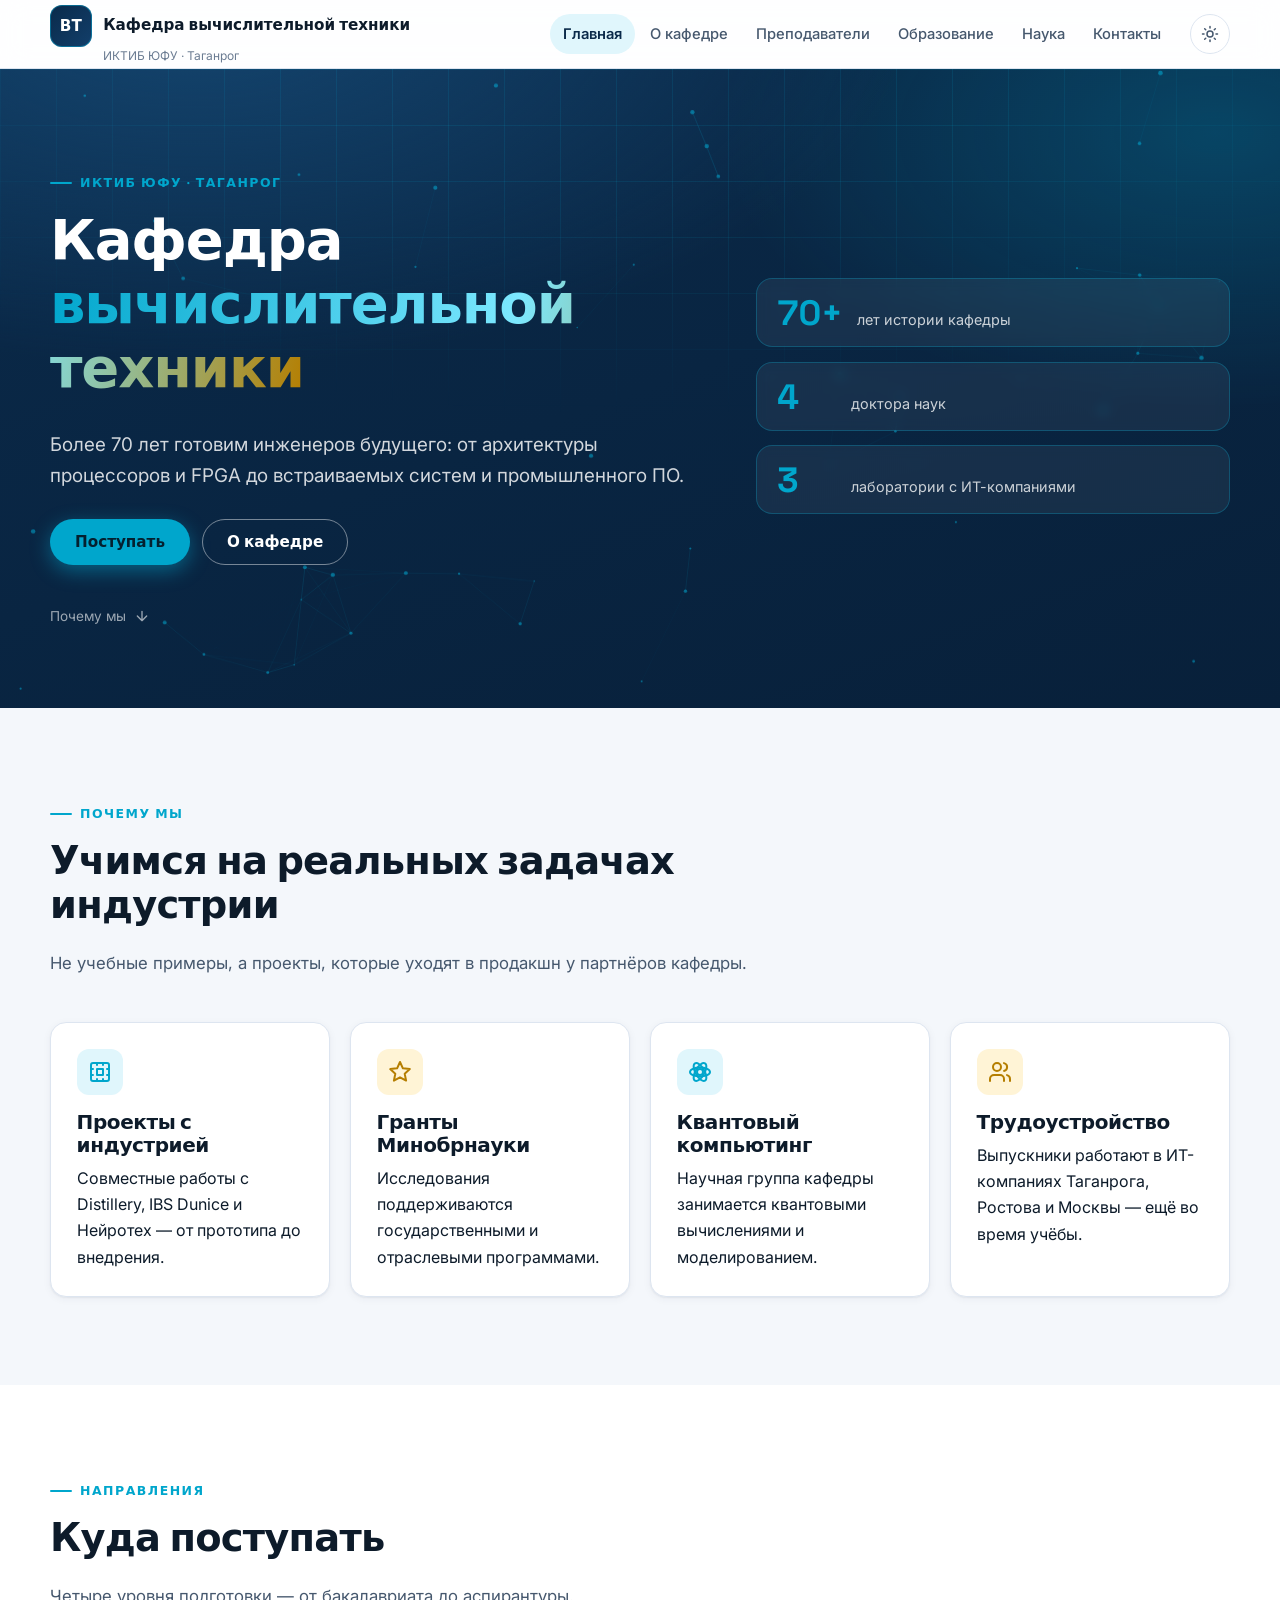
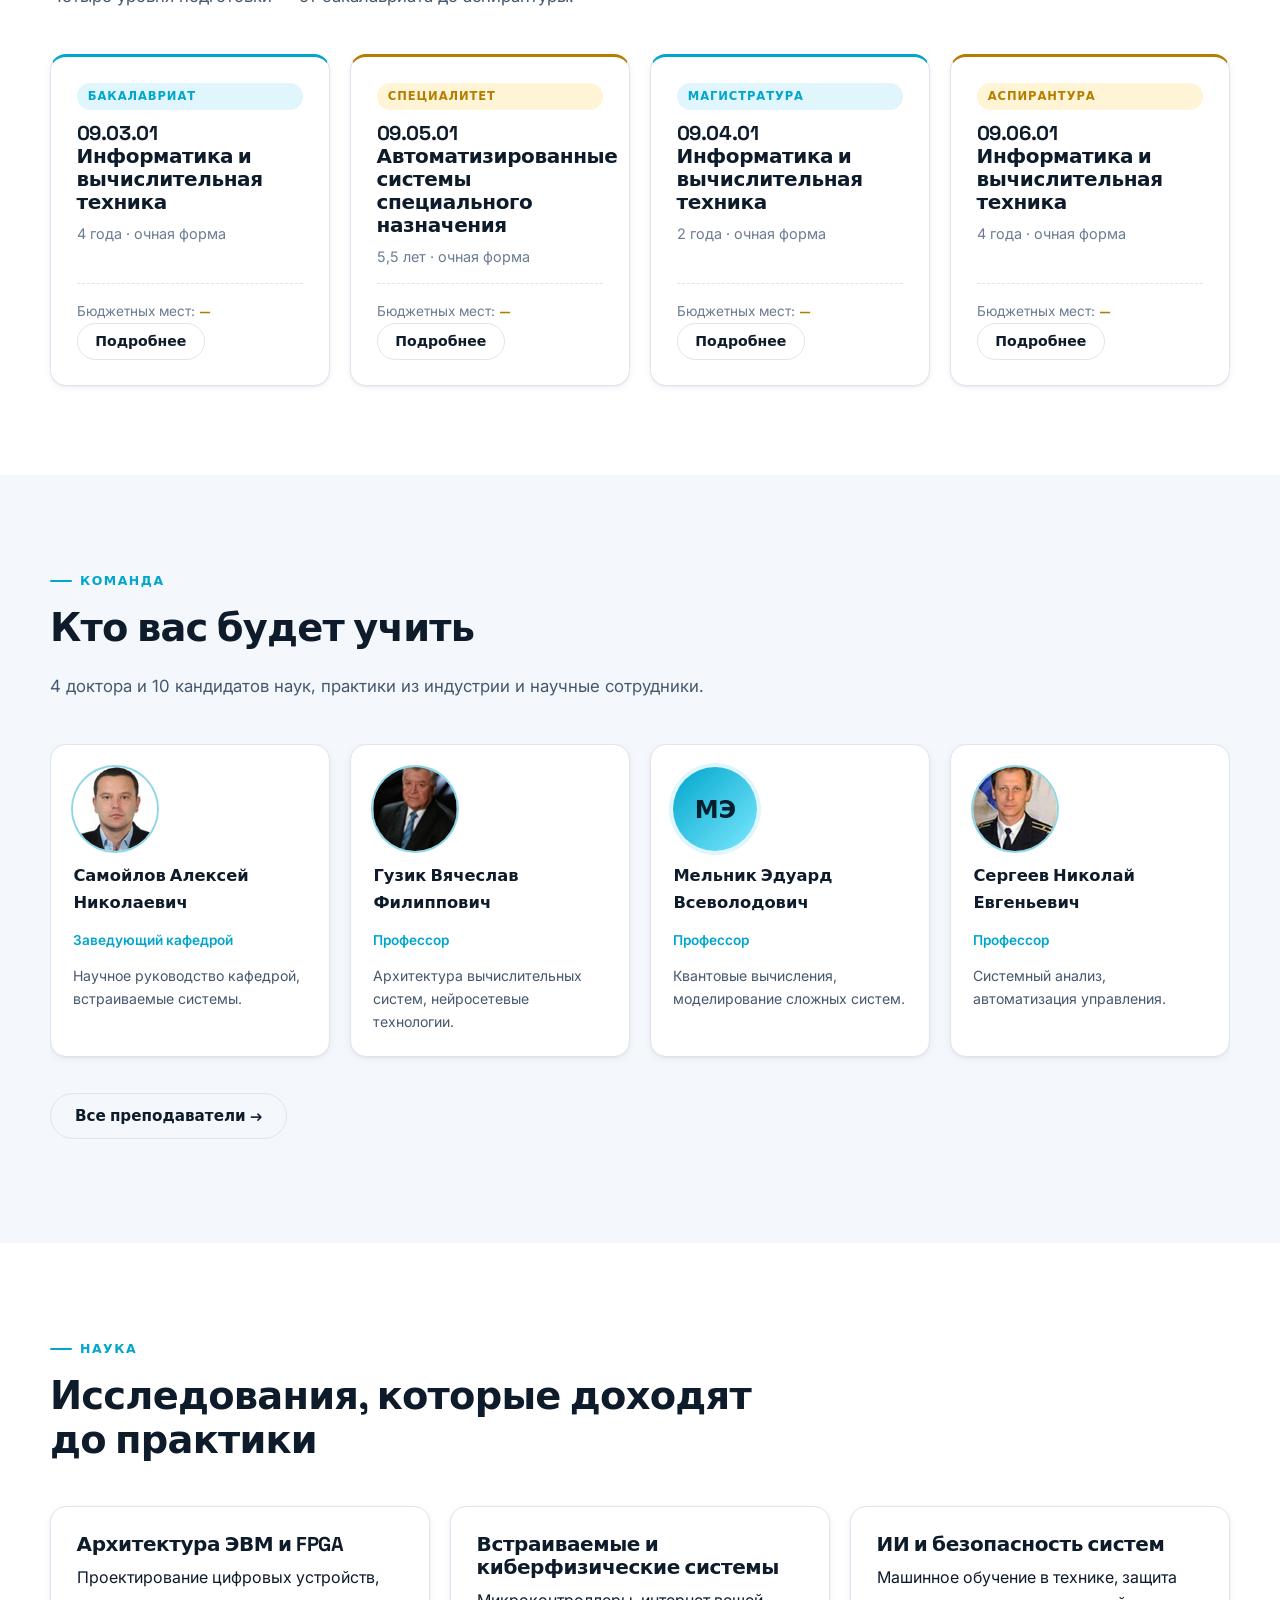
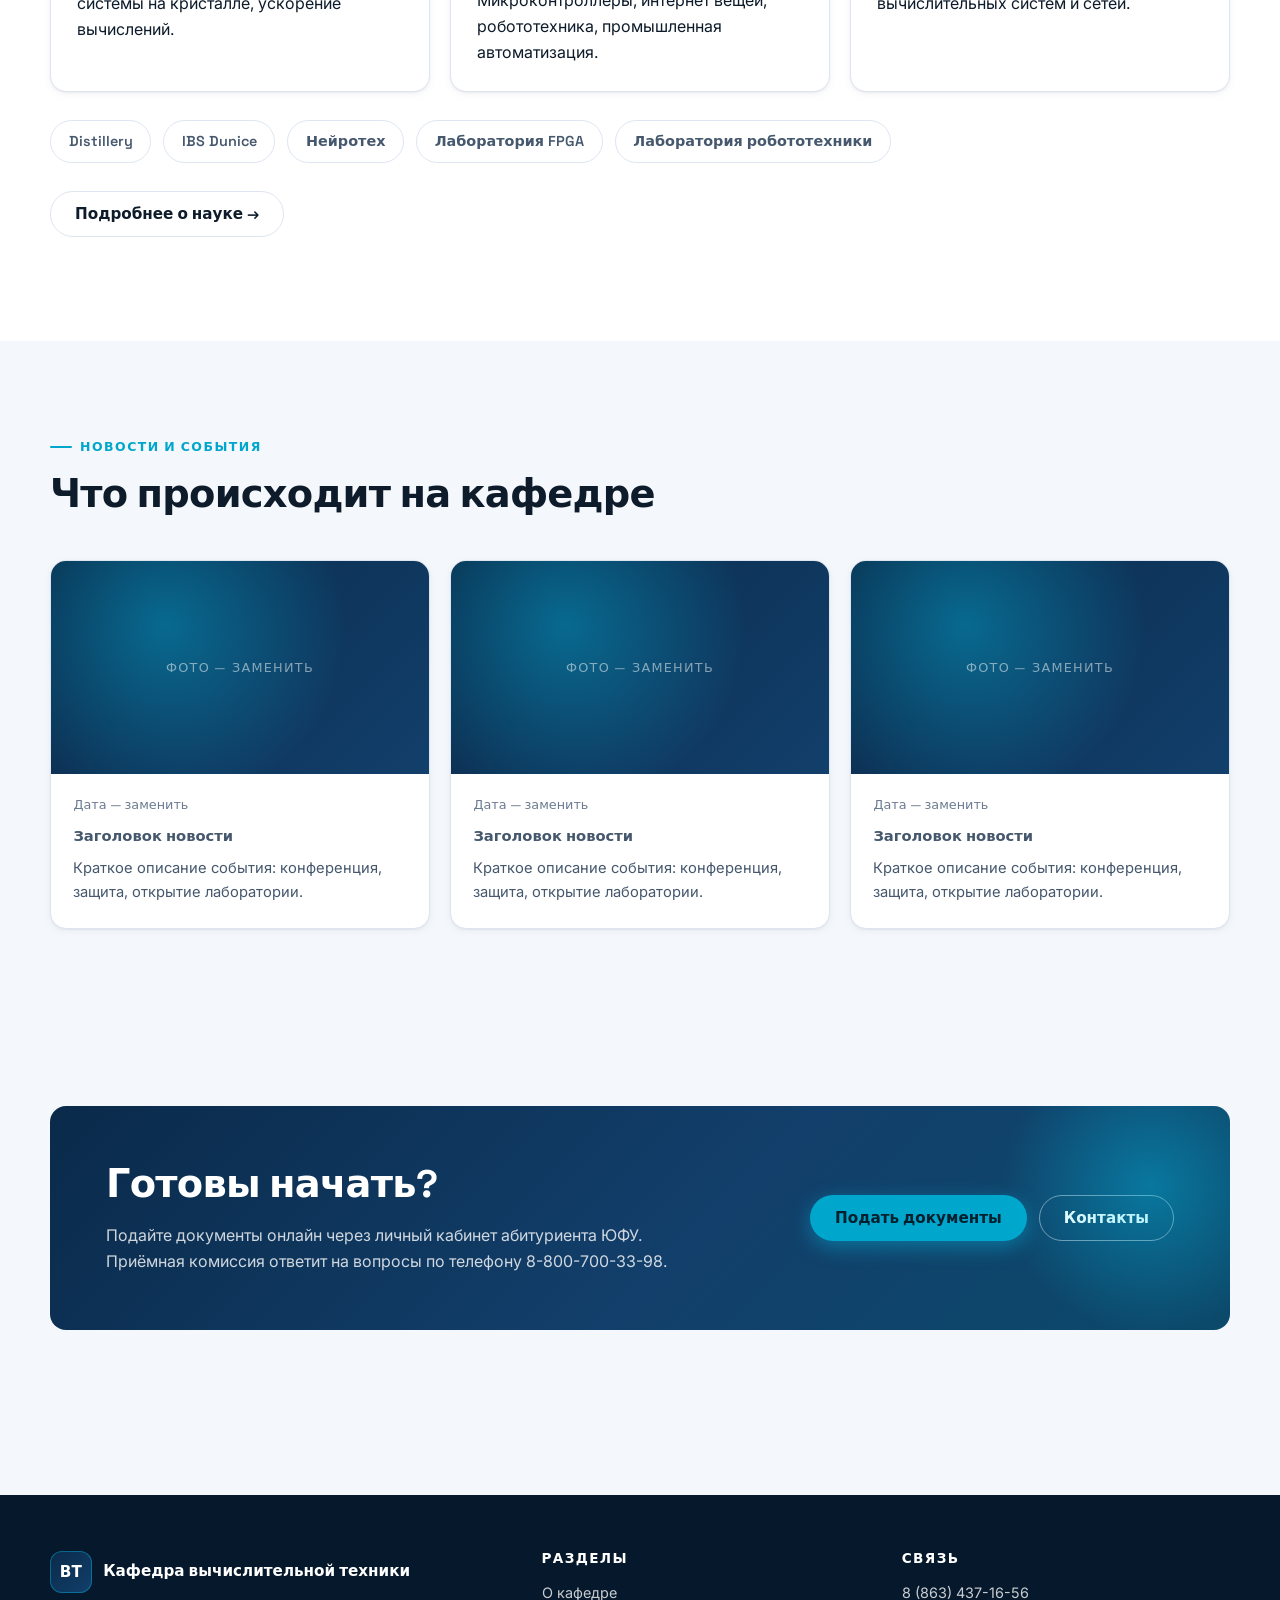
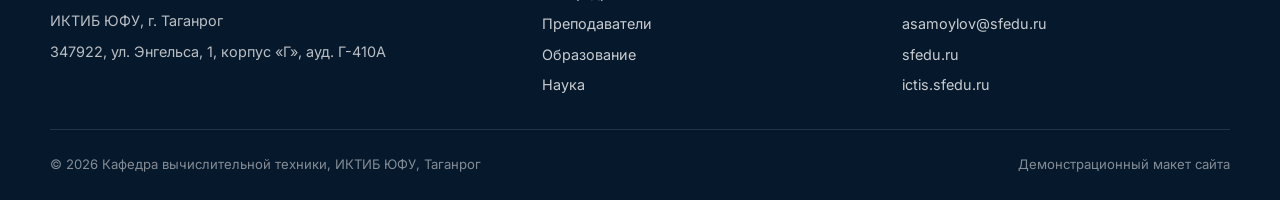
<file: index.html>
<!DOCTYPE html>
<html lang="ru" data-theme="light">
<head>
  <meta charset="UTF-8">
  <meta name="viewport" content="width=device-width, initial-scale=1.0">
  <title>Кафедра вычислительной техники — ИКТИБ ЮФУ, Таганрог</title>
  <meta name="description" content="Кафедра вычислительной техники ИКТИБ ЮФУ в Таганроге: более 70 лет готовим инженеров по проектированию ЭВМ, встраиваемым системам и программной инженерии. Направления, преподаватели, наука, поступление.">
  <meta name="theme-color" content="#0a2a4a">
  <link rel="icon" href="favicon.svg" type="image/svg+xml">
  <link rel="apple-touch-icon" href="favicon.svg">
  <meta property="og:type" content="website">
  <meta property="og:title" content="Кафедра вычислительной техники — ИКТИБ ЮФУ, Таганрог">
  <meta property="og:description" content="Более 70 лет готовим инженеров будущего: архитектура ЭВМ, встраиваемые системы, программная инженерия.">
  <meta property="og:locale" content="ru_RU">
  <link rel="preconnect" href="https://fonts.googleapis.com">
  <link rel="preconnect" href="https://fonts.gstatic.com" crossorigin>
  <link rel="stylesheet" href="https://fonts.googleapis.com/css2?family=Inter:wght@400;500;600&family=Space+Grotesk:wght@500;600;700&display=swap">
  <link rel="stylesheet" href="css/style.css">
</head>
<body>
  <a class="skip-link" href="#main">Перейти к содержимому</a>

  <header class="site-header">
    <div class="container header-inner">
      <div class="brand">
        <a class="brand-link" href="index.html">
          <span class="brand-mark" aria-hidden="true">ВТ</span>
          <span class="brand-title">Кафедра вычислительной техники</span>
        </a>
        <button type="button" class="brand-sub" id="duckTrigger" aria-expanded="false" aria-controls="duckPopover">ИКТИБ ЮФУ · Таганрог</button>
      </div>

      <div class="duck-popover" id="duckPopover" hidden>
        <div class="duck" aria-hidden="true">
          <svg viewBox="0 0 120 100">
            <ellipse cx="58" cy="72" rx="42" ry="24" fill="#f7c600"/>
            <ellipse cx="58" cy="72" rx="42" ry="24" fill="none" stroke="#e0a800" stroke-width="2"/>
            <path d="M78 58c14-6 26-2 30 8-8 6-20 8-30 4z" fill="#f2b800"/>
            <circle cx="40" cy="34" r="22" fill="#f9d21a"/>
            <circle cx="40" cy="34" r="22" fill="none" stroke="#e0a800" stroke-width="2"/>
            <circle cx="33" cy="29" r="3.4" fill="#1a1d29"/>
            <circle cx="34.2" cy="27.8" r="1.1" fill="#fff"/>
            <path d="M20 36c-8 1-14 5-14 8s6 6 14 5z" fill="#f08a1d"/>
            <path d="M20 36c-8 1-14 5-14 8s6 6 14 5z" fill="none" stroke="#d9740f" stroke-width="1.6"/>
            <path d="M52 62c8-4 16-2 18 4-6 4-14 4-18 0z" fill="#f2b800"/>
          </svg>
        </div>
        <p class="duck-caption">Кря!</p>
      </div>

      <button class="nav-toggle" id="navToggle" aria-expanded="false" aria-controls="mainNav">
        <span class="nav-toggle-bar"></span>
        <span class="nav-toggle-bar"></span>
        <span class="nav-toggle-bar"></span>
        <span class="visually-hidden">Меню</span>
      </button>

      <nav class="main-nav" id="mainNav" aria-label="Основная навигация">
        <ul class="nav-list">
          <li><a class="nav-link is-active" href="index.html" aria-current="page">Главная</a></li>
          <li><a class="nav-link" href="about.html">О кафедре</a></li>
          <li><a class="nav-link" href="teachers.html">Преподаватели</a></li>
          <li><a class="nav-link" href="programs.html">Образование</a></li>
          <li><a class="nav-link" href="science.html">Наука</a></li>
          <li><a class="nav-link" href="contacts.html">Контакты</a></li>
        </ul>
      </nav>

      <div class="header-tools">
        <button type="button" class="icon-btn theme-toggle" aria-pressed="false" aria-label="Включить тёмную тему">
          <svg class="icon-sun" viewBox="0 0 24 24" fill="none" stroke="currentColor" stroke-width="2" stroke-linecap="round" aria-hidden="true"><circle cx="12" cy="12" r="4"/><path d="M12 2v2M12 20v2M4.9 4.9l1.4 1.4M17.7 17.7l1.4 1.4M2 12h2M20 12h2M4.9 19.1l1.4-1.4M17.7 6.3l1.4-1.4"/></svg>
          <svg class="icon-moon" viewBox="0 0 24 24" fill="none" stroke="currentColor" stroke-width="2" stroke-linecap="round" stroke-linejoin="round" aria-hidden="true"><path d="M21 12.8A9 9 0 1 1 11.2 3a7 7 0 0 0 9.8 9.8z"/></svg>
        </button>
      </div>
    </div>
  </header>

  <main id="main">
    <!-- 1. HERO -->
    <section class="hero">
      <canvas class="hero-canvas" id="heroCanvas" aria-hidden="true"></canvas>
      <div class="container">
        <div class="hero-inner">
          <div>
            <span class="eyebrow">ИКТИБ ЮФУ · Таганрог</span>
            <h1>Кафедра <span class="accent">вычислительной техники</span></h1>
            <p class="hero-lead">
              Более 70 лет готовим инженеров будущего: от архитектуры процессоров
              и FPGA до встраиваемых систем и промышленного ПО.
            </p>
            <div class="hero-actions">
              <a class="btn btn-primary" href="programs.html">Поступать</a>
              <a class="btn btn-on-dark" href="about.html">О кафедре</a>
            </div>
            <a class="hero-scroll" href="#why">
              Почему мы
              <svg viewBox="0 0 24 24" fill="none" stroke="currentColor" stroke-width="2" stroke-linecap="round" stroke-linejoin="round" aria-hidden="true"><path d="M12 5v14M19 12l-7 7-7-7"/></svg>
            </a>
          </div>

          <div class="hero-facts">
            <div class="fact">
              <span class="fact-num" data-count="70" data-suffix="+">70+</span>
              <span class="fact-label">лет истории кафедры</span>
            </div>
            <div class="fact">
              <span class="fact-num" data-count="4">4</span>
              <span class="fact-label">доктора наук</span>
            </div>
            <div class="fact">
              <span class="fact-num" data-count="3">3</span>
              <span class="fact-label">лаборатории с ИТ-компаниями</span>
            </div>
          </div>
        </div>
      </div>
    </section>

    <!-- 2. ПОЧЕМУ МЫ -->
    <section class="section" id="why">
      <div class="container">
        <div class="section-head reveal">
          <span class="eyebrow">Почему мы</span>
          <h2>Учимся на реальных задачах индустрии</h2>
          <p class="section-sub">Не учебные примеры, а проекты, которые уходят в продакшн у партнёров кафедры.</p>
        </div>

        <div class="grid grid-4">
          <article class="card reveal">
            <div class="card-icon" aria-hidden="true">
              <svg viewBox="0 0 24 24" fill="none" stroke="currentColor" stroke-width="2" stroke-linecap="round" stroke-linejoin="round"><rect x="3" y="3" width="18" height="18" rx="2"/><path d="M9 9h6v6H9zM3 9h2M3 15h2M19 9h2M19 15h2M9 3v2M15 3v2M9 19v2M15 19v2"/></svg>
            </div>
            <h3>Проекты с индустрией</h3>
            <p>Совместные работы с Distillery, IBS Dunice и Нейротех — от прототипа до внедрения.</p>
          </article>

          <article class="card reveal">
            <div class="card-icon amber" aria-hidden="true">
              <svg viewBox="0 0 24 24" fill="none" stroke="currentColor" stroke-width="2" stroke-linecap="round" stroke-linejoin="round"><path d="M12 2l2.9 6.3 6.9.8-5.1 4.7 1.4 6.8L12 17.3 5.9 20.6l1.4-6.8L2.2 9.1l6.9-.8z"/></svg>
            </div>
            <h3>Гранты Минобрнауки</h3>
            <p>Исследования поддерживаются государственными и отраслевыми программами.</p>
          </article>

          <article class="card reveal">
            <div class="card-icon" aria-hidden="true">
              <svg viewBox="0 0 24 24" fill="none" stroke="currentColor" stroke-width="2" stroke-linecap="round" stroke-linejoin="round"><circle cx="12" cy="12" r="3"/><ellipse cx="12" cy="12" rx="10" ry="4.5"/><ellipse cx="12" cy="12" rx="10" ry="4.5" transform="rotate(60 12 12)"/><ellipse cx="12" cy="12" rx="10" ry="4.5" transform="rotate(120 12 12)"/></svg>
            </div>
            <h3>Квантовый компьютинг</h3>
            <p>Научная группа кафедры занимается квантовыми вычислениями и моделированием.</p>
          </article>

          <article class="card reveal">
            <div class="card-icon amber" aria-hidden="true">
              <svg viewBox="0 0 24 24" fill="none" stroke="currentColor" stroke-width="2" stroke-linecap="round" stroke-linejoin="round"><path d="M16 21v-2a4 4 0 0 0-4-4H6a4 4 0 0 0-4 4v2"/><circle cx="9" cy="7" r="4"/><path d="M22 21v-2a4 4 0 0 0-3-3.9M16 3.1a4 4 0 0 1 0 7.8"/></svg>
            </div>
            <h3>Трудоустройство</h3>
            <p>Выпускники работают в ИТ-компаниях Таганрога, Ростова и Москвы — ещё во время учёбы.</p>
          </article>
        </div>
      </div>
    </section>

    <!-- 3. НАПРАВЛЕНИЯ -->
    <section class="section section-alt" id="programs">
      <div class="container">
        <div class="section-head reveal">
          <span class="eyebrow">Направления</span>
          <h2>Куда поступать</h2>
          <p class="section-sub">Четыре уровня подготовки — от бакалавриата до аспирантуры.</p>
        </div>

        <div class="grid grid-4">
          <article class="card card-accent program-card reveal">
            <span class="badge">Бакалавриат</span>
            <h3>09.03.01 Информатика и вычислительная техника</h3>
            <p class="muted">4 года · очная форма</p>
            <div class="program-meta">
              <span>Бюджетных мест: <span class="program-seats">—</span></span>
            </div>
            <p><a class="btn btn-ghost btn-sm" href="programs.html">Подробнее</a></p>
          </article>

          <article class="card card-accent amber program-card reveal">
            <span class="badge amber">Специалитет</span>
            <h3>09.05.01 Автоматизированные системы специального назначения</h3>
            <p class="muted">5,5 лет · очная форма</p>
            <div class="program-meta">
              <span>Бюджетных мест: <span class="program-seats">—</span></span>
            </div>
            <p><a class="btn btn-ghost btn-sm" href="programs.html">Подробнее</a></p>
          </article>

          <article class="card card-accent program-card reveal">
            <span class="badge">Магистратура</span>
            <h3>09.04.01 Информатика и вычислительная техника</h3>
            <p class="muted">2 года · очная форма</p>
            <div class="program-meta">
              <span>Бюджетных мест: <span class="program-seats">—</span></span>
            </div>
            <p><a class="btn btn-ghost btn-sm" href="programs.html">Подробнее</a></p>
          </article>

          <article class="card card-accent amber program-card reveal">
            <span class="badge amber">Аспирантура</span>
            <h3>09.06.01 Информатика и вычислительная техника</h3>
            <p class="muted">4 года · очная форма</p>
            <div class="program-meta">
              <span>Бюджетных мест: <span class="program-seats">—</span></span>
            </div>
            <p><a class="btn btn-ghost btn-sm" href="programs.html">Подробнее</a></p>
          </article>
        </div>
      </div>
    </section>

    <!-- 4. ПРЕПОДАВАТЕЛИ -->
    <section class="section" id="people">
      <div class="container">
        <div class="section-head reveal">
          <span class="eyebrow">Команда</span>
          <h2>Кто вас будет учить</h2>
          <p class="section-sub">4 доктора и 10 кандидатов наук, практики из индустрии и научные сотрудники.</p>
        </div>

        <div class="people-rail reveal">
          <article class="person-card">
            <div class="person-photo avatar-photo" aria-hidden="true">
              <img src="img/teachers/samoylov.jpg" alt="Самойлов Алексей Николаевич">
            </div>
            <p class="person-name">Самойлов Алексей Николаевич</p>
            <p class="person-role">Заведующий кафедрой</p>
            <p class="person-note">Научное руководство кафедрой, встраиваемые системы.</p>
          </article>
          
          <article class="person-card">
            <div class="person-photo avatar-photo" aria-hidden="true">
              <img src="img/teachers/guzik.jpg" alt="Гузик Вячеслав Филиппович">
            </div>
            <p class="person-name">Гузик Вячеслав Филиппович</p>
            <p class="person-role">Профессор</p>
            <p class="person-note">Архитектура вычислительных систем, нейросетевые технологии.</p>
          </article>
          
          <article class="person-card">
            <div class="person-photo" aria-hidden="true">МЭ</div>
            <p class="person-name">Мельник Эдуард Всеволодович</p>
            <p class="person-role">Профессор</p>
            <p class="person-note">Квантовые вычисления, моделирование сложных систем.</p>
          </article>
          
          <article class="person-card">
            <div class="person-photo avatar-photo" aria-hidden="true">
              <img src="img/teachers/sergeev.jpg" alt="Сергеев Николай Евгеньевич">
            </div>
            <p class="person-name">Сергеев Николай Евгеньевич</p>
            <p class="person-role">Профессор</p>
            <p class="person-note">Системный анализ, автоматизация управления.</p>
          </article>
        </div>

        <p style="margin-top:1.5rem"><a class="btn btn-ghost" href="teachers.html">Все преподаватели →</a></p>
      </div>
    </section>

    <!-- 5. НАУКА -->
    <section class="section section-alt" id="science">
      <div class="container">
        <div class="section-head reveal">
          <span class="eyebrow">Наука</span>
          <h2>Исследования, которые доходят до практики</h2>
        </div>

        <div class="grid grid-3">
          <article class="card reveal">
            <h3>Архитектура ЭВМ и FPGA</h3>
            <p>Проектирование цифровых устройств, системы на кристалле, ускорение вычислений.</p>
          </article>
          <article class="card reveal">
            <h3>Встраиваемые и киберфизические системы</h3>
            <p>Микроконтроллеры, интернет вещей, робототехника, промышленная автоматизация.</p>
          </article>
          <article class="card reveal">
            <h3>ИИ и безопасность систем</h3>
            <p>Машинное обучение в технике, защита вычислительных систем и сетей.</p>
          </article>
        </div>

        <div class="partners reveal">
          <span class="partner">Distillery</span>
          <span class="partner">IBS Dunice</span>
          <span class="partner">Нейротех</span>
          <span class="partner">Лаборатория FPGA</span>
          <span class="partner">Лаборатория робототехники</span>
        </div>

        <p style="margin-top:1.75rem"><a class="btn btn-ghost" href="science.html">Подробнее о науке →</a></p>
      </div>
    </section>

    <!-- 6. НОВОСТИ -->
    <section class="section" id="news">
      <div class="container">
        <div class="section-head reveal">
          <span class="eyebrow">Новости и события</span>
          <h2>Что происходит на кафедре</h2>
        </div>

        <div class="grid grid-3">
          <article class="card news-card reveal">
            <div class="news-thumb">Фото — заменить</div>
            <div class="news-body">
              <span class="news-date">Дата — заменить</span>
              <p class="news-title">Заголовок новости</p>
              <p>Краткое описание события: конференция, защита, открытие лаборатории.</p>
            </div>
          </article>
          <article class="card news-card reveal">
            <div class="news-thumb">Фото — заменить</div>
            <div class="news-body">
              <span class="news-date">Дата — заменить</span>
              <p class="news-title">Заголовок новости</p>
              <p>Краткое описание события: конференция, защита, открытие лаборатории.</p>
            </div>
          </article>
          <article class="card news-card reveal">
            <div class="news-thumb">Фото — заменить</div>
            <div class="news-body">
              <span class="news-date">Дата — заменить</span>
              <p class="news-title">Заголовок новости</p>
              <p>Краткое описание события: конференция, защита, открытие лаборатории.</p>
            </div>
          </article>
        </div>
      </div>
    </section>

    <!-- 7. CTA -->
    <section class="section">
      <div class="container">
        <div class="cta reveal">
          <div>
            <h2>Готовы начать?</h2>
            <p>Подайте документы онлайн через личный кабинет абитуриента ЮФУ. Приёмная комиссия ответит на вопросы по телефону 8-800-700-33-98.</p>
          </div>
          <div class="cta-actions">
            <a class="btn btn-primary" href="https://sfedu.ru/priem" target="_blank" rel="noopener">Подать документы</a>
            <a class="btn btn-on-dark" href="contacts.html">Контакты</a>
          </div>
        </div>
      </div>
    </section>
  </main>

  <footer class="site-footer">
    <div class="container">
      <div class="footer-grid">
        <div>
          <div class="footer-brand">
            <span class="brand-mark" aria-hidden="true">ВТ</span>
            <span class="brand-title">Кафедра вычислительной техники</span>
          </div>
          <p>ИКТИБ ЮФУ, г. Таганрог</p>
          <p>347922, ул. Энгельса, 1, корпус «Г», ауд. Г-410А</p>
        </div>
        <div>
          <h4>Разделы</h4>
          <ul>
            <li><a href="about.html">О кафедре</a></li>
            <li><a href="teachers.html">Преподаватели</a></li>
            <li><a href="programs.html">Образование</a></li>
            <li><a href="science.html">Наука</a></li>
          </ul>
        </div>
        <div>
          <h4>Связь</h4>
          <ul>
            <li><a href="tel:+78634371656">8 (863) 437-16-56</a></li>
            <li><a href="mailto:asamoylov@sfedu.ru">asamoylov@sfedu.ru</a></li>
            <li><a href="https://sfedu.ru" target="_blank" rel="noopener">sfedu.ru</a></li>
            <li><a href="https://ictis.sfedu.ru" target="_blank" rel="noopener">ictis.sfedu.ru</a></li>
          </ul>
        </div>
      </div>
      <div class="footer-bottom">
        <span>© 2026 Кафедра вычислительной техники, ИКТИБ ЮФУ, Таганрог</span>
        <span>Демонстрационный макет сайта</span>
      </div>
    </div>
  </footer>

  <button type="button" class="to-top" aria-label="Наверх">
    <svg viewBox="0 0 24 24" fill="none" stroke="currentColor" stroke-width="2" stroke-linecap="round" stroke-linejoin="round" aria-hidden="true"><path d="M12 19V5M5 12l7-7 7 7"/></svg>
  </button>

  <script src="js/main.js"></script>
</body>
</html>
</file>
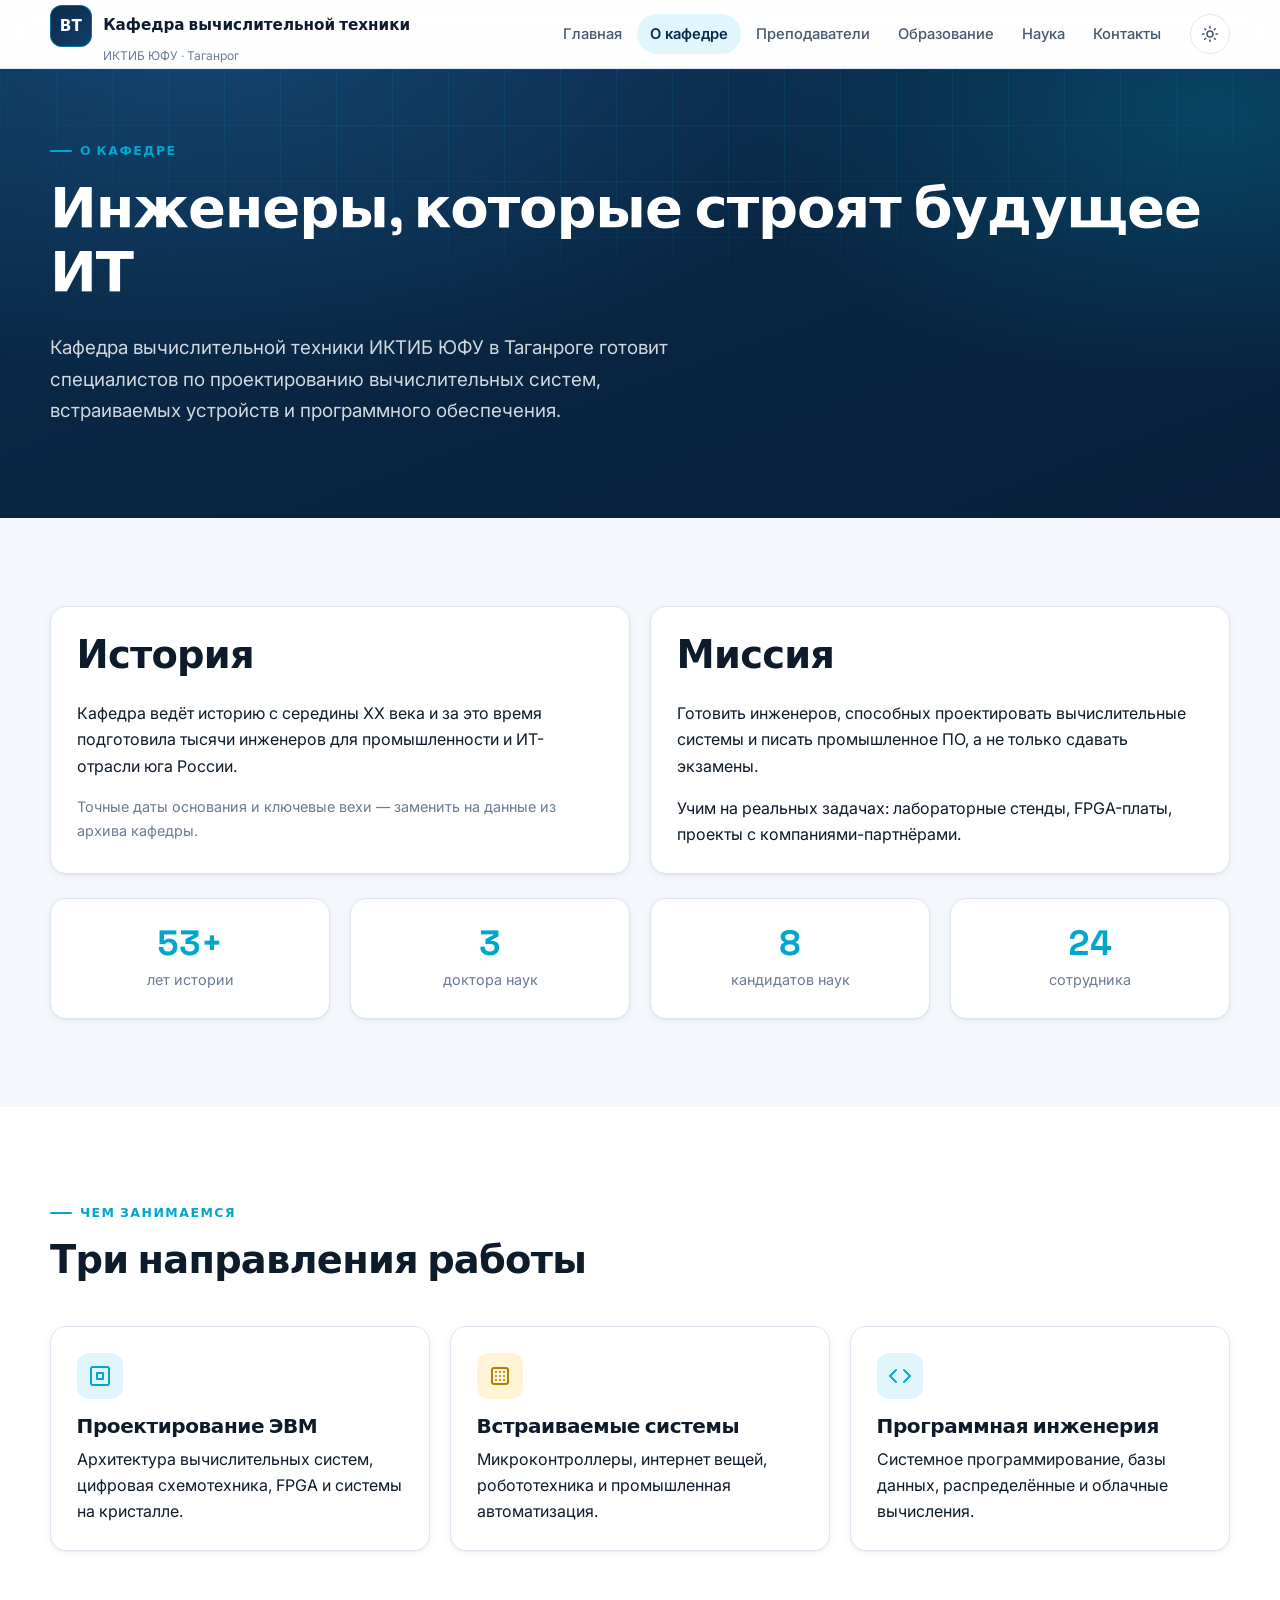
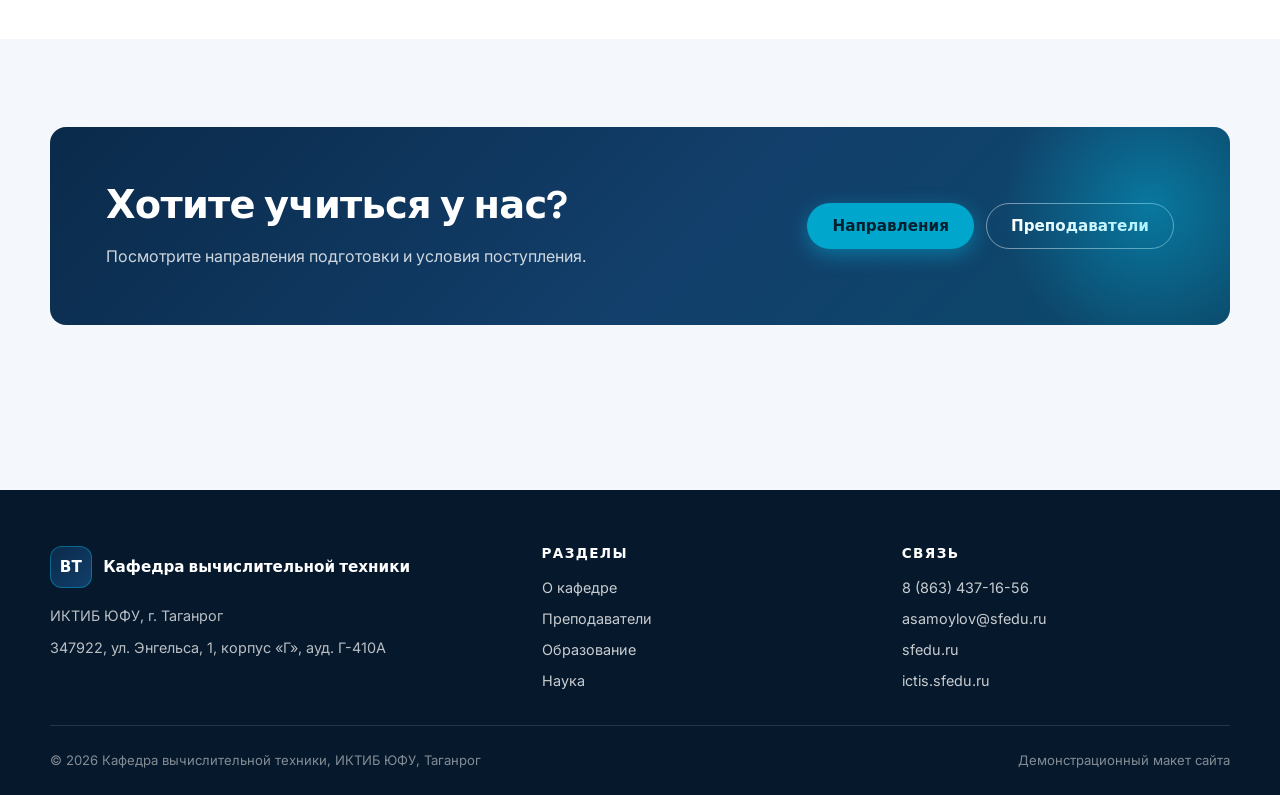
<file: about.html>
<!DOCTYPE html>
<html lang="ru" data-theme="light">
<head>
  <meta charset="UTF-8">
  <meta name="viewport" content="width=device-width, initial-scale=1.0">
  <title>О кафедре — Кафедра вычислительной техники ИКТИБ ЮФУ</title>
  <meta name="description" content="История, миссия и структура кафедры вычислительной техники ИКТИБ ЮФУ в Таганроге: более 70 лет подготовки инженеров, лаборатории, направления работы.">
  <meta name="theme-color" content="#0a2a4a">
  <link rel="icon" href="favicon.svg" type="image/svg+xml">
  <link rel="apple-touch-icon" href="favicon.svg">
  <meta property="og:type" content="website">
  <meta property="og:title" content="О кафедре вычислительной техники — ИКТИБ ЮФУ">
  <meta property="og:description" content="Более 70 лет истории, 4 доктора наук, 3 лаборатории с ИТ-компаниями.">
  <meta property="og:locale" content="ru_RU">
  <link rel="preconnect" href="https://fonts.googleapis.com">
  <link rel="preconnect" href="https://fonts.gstatic.com" crossorigin>
  <link rel="stylesheet" href="https://fonts.googleapis.com/css2?family=Inter:wght@400;500;600&family=Space+Grotesk:wght@500;600;700&display=swap">
  <link rel="stylesheet" href="css/style.css">
</head>
<body>
  <a class="skip-link" href="#main">Перейти к содержимому</a>

  <header class="site-header">
    <div class="container header-inner">
      <div class="brand">
        <a class="brand-link" href="index.html">
          <span class="brand-mark" aria-hidden="true">ВТ</span>
          <span class="brand-title">Кафедра вычислительной техники</span>
        </a>
        <button type="button" class="brand-sub" id="duckTrigger" aria-expanded="false" aria-controls="duckPopover">ИКТИБ ЮФУ · Таганрог</button>
      </div>

      <div class="duck-popover" id="duckPopover" hidden>
        <div class="duck" aria-hidden="true">
          <svg viewBox="0 0 120 100">
            <ellipse cx="58" cy="72" rx="42" ry="24" fill="#f7c600"/>
            <ellipse cx="58" cy="72" rx="42" ry="24" fill="none" stroke="#e0a800" stroke-width="2"/>
            <path d="M78 58c14-6 26-2 30 8-8 6-20 8-30 4z" fill="#f2b800"/>
            <circle cx="40" cy="34" r="22" fill="#f9d21a"/>
            <circle cx="40" cy="34" r="22" fill="none" stroke="#e0a800" stroke-width="2"/>
            <circle cx="33" cy="29" r="3.4" fill="#1a1d29"/>
            <circle cx="34.2" cy="27.8" r="1.1" fill="#fff"/>
            <path d="M20 36c-8 1-14 5-14 8s6 6 14 5z" fill="#f08a1d"/>
            <path d="M20 36c-8 1-14 5-14 8s6 6 14 5z" fill="none" stroke="#d9740f" stroke-width="1.6"/>
            <path d="M52 62c8-4 16-2 18 4-6 4-14 4-18 0z" fill="#f2b800"/>
          </svg>
        </div>
        <p class="duck-caption">Кря!</p>
      </div>

      <button class="nav-toggle" id="navToggle" aria-expanded="false" aria-controls="mainNav">
        <span class="nav-toggle-bar"></span>
        <span class="nav-toggle-bar"></span>
        <span class="nav-toggle-bar"></span>
        <span class="visually-hidden">Меню</span>
      </button>

      <nav class="main-nav" id="mainNav" aria-label="Основная навигация">
        <ul class="nav-list">
          <li><a class="nav-link" href="index.html">Главная</a></li>
          <li><a class="nav-link is-active" href="about.html" aria-current="page">О кафедре</a></li>
          <li><a class="nav-link" href="teachers.html">Преподаватели</a></li>
          <li><a class="nav-link" href="programs.html">Образование</a></li>
          <li><a class="nav-link" href="science.html">Наука</a></li>
          <li><a class="nav-link" href="contacts.html">Контакты</a></li>
        </ul>
      </nav>

      <div class="header-tools">
        <button type="button" class="icon-btn theme-toggle" aria-pressed="false" aria-label="Включить тёмную тему">
          <svg class="icon-sun" viewBox="0 0 24 24" fill="none" stroke="currentColor" stroke-width="2" stroke-linecap="round" aria-hidden="true"><circle cx="12" cy="12" r="4"/><path d="M12 2v2M12 20v2M4.9 4.9l1.4 1.4M17.7 17.7l1.4 1.4M2 12h2M20 12h2M4.9 19.1l1.4-1.4M17.7 6.3l1.4-1.4"/></svg>
          <svg class="icon-moon" viewBox="0 0 24 24" fill="none" stroke="currentColor" stroke-width="2" stroke-linecap="round" stroke-linejoin="round" aria-hidden="true"><path d="M21 12.8A9 9 0 1 1 11.2 3a7 7 0 0 0 9.8 9.8z"/></svg>
        </button>
      </div>
    </div>
  </header>

  <main id="main">
    <section class="hero" style="padding-block: clamp(2.5rem, 6vw, 4rem)">
      <div class="container">
        <span class="eyebrow">О кафедре</span>
        <h1>Инженеры, которые строят будущее ИТ</h1>
        <p class="hero-lead">
          Кафедра вычислительной техники ИКТИБ ЮФУ в Таганроге готовит специалистов
          по проектированию вычислительных систем, встраиваемых устройств и программного обеспечения.
        </p>
      </div>
    </section>

    <section class="section">
      <div class="container">
        <div class="grid grid-2">
          <article class="card reveal">
            <h2>История</h2>
            <p>Кафедра ведёт историю с середины XX века и за это время подготовила тысячи инженеров для промышленности и ИТ-отрасли юга России.</p>
            <p class="muted">Точные даты основания и ключевые вехи — заменить на данные из архива кафедры.</p>
          </article>
          <article class="card reveal">
            <h2>Миссия</h2>
            <p>Готовить инженеров, способных проектировать вычислительные системы и писать промышленное ПО, а не только сдавать экзамены.</p>
            <p>Учим на реальных задачах: лабораторные стенды, FPGA-платы, проекты с компаниями-партнёрами.</p>
          </article>
        </div>

        <div class="grid grid-4" style="margin-top:1.5rem">
          <div class="card reveal" style="text-align:center">
            <span class="fact-num" data-count="70" data-suffix="+" style="color:var(--cyan)">70+</span>
            <p class="muted" style="margin:0.4rem 0 0">лет истории</p>
          </div>
          <div class="card reveal" style="text-align:center">
            <span class="fact-num" data-count="4" style="color:var(--cyan)">4</span>
            <p class="muted" style="margin:0.4rem 0 0">доктора наук</p>
          </div>
          <div class="card reveal" style="text-align:center">
            <span class="fact-num" data-count="10" style="color:var(--cyan)">10</span>
            <p class="muted" style="margin:0.4rem 0 0">кандидатов наук</p>
          </div>
          <div class="card reveal" style="text-align:center">
            <span class="fact-num" data-count="32" style="color:var(--cyan)">32</span>
            <p class="muted" style="margin:0.4rem 0 0">сотрудника</p>
          </div>
        </div>
      </div>
    </section>

    <section class="section section-alt">
      <div class="container">
        <div class="section-head reveal">
          <span class="eyebrow">Чем занимаемся</span>
          <h2>Три направления работы</h2>
        </div>
        <div class="grid grid-3">
          <article class="card reveal">
            <div class="card-icon" aria-hidden="true">
              <svg viewBox="0 0 24 24" fill="none" stroke="currentColor" stroke-width="2" stroke-linecap="round" stroke-linejoin="round"><rect x="3" y="3" width="18" height="18" rx="2"/><path d="M9 9h6v6H9z"/></svg>
            </div>
            <h3>Проектирование ЭВМ</h3>
            <p>Архитектура вычислительных систем, цифровая схемотехника, FPGA и системы на кристалле.</p>
          </article>
          <article class="card reveal">
            <div class="card-icon amber" aria-hidden="true">
              <svg viewBox="0 0 24 24" fill="none" stroke="currentColor" stroke-width="2" stroke-linecap="round" stroke-linejoin="round"><rect x="4" y="4" width="16" height="16" rx="2"/><path d="M8 8h.01M12 8h.01M16 8h.01M8 12h.01M12 12h.01M16 12h.01M8 16h.01M12 16h.01M16 16h.01"/></svg>
            </div>
            <h3>Встраиваемые системы</h3>
            <p>Микроконтроллеры, интернет вещей, робототехника и промышленная автоматизация.</p>
          </article>
          <article class="card reveal">
            <div class="card-icon" aria-hidden="true">
              <svg viewBox="0 0 24 24" fill="none" stroke="currentColor" stroke-width="2" stroke-linecap="round" stroke-linejoin="round"><path d="M16 18l6-6-6-6M8 6l-6 6 6 6"/></svg>
            </div>
            <h3>Программная инженерия</h3>
            <p>Системное программирование, базы данных, распределённые и облачные вычисления.</p>
          </article>
        </div>
      </div>
    </section>

    <section class="section">
      <div class="container">
        <div class="cta reveal">
          <div>
            <h2>Хотите учиться у нас?</h2>
            <p>Посмотрите направления подготовки и условия поступления.</p>
          </div>
          <div class="cta-actions">
            <a class="btn btn-primary" href="programs.html">Направления</a>
            <a class="btn btn-on-dark" href="teachers.html">Преподаватели</a>
          </div>
        </div>
      </div>
    </section>
  </main>

  <footer class="site-footer">
    <div class="container">
      <div class="footer-grid">
        <div>
          <div class="footer-brand">
            <span class="brand-mark" aria-hidden="true">ВТ</span>
            <span class="brand-title">Кафедра вычислительной техники</span>
          </div>
          <p>ИКТИБ ЮФУ, г. Таганрог</p>
          <p>347922, ул. Энгельса, 1, корпус «Г», ауд. Г-410А</p>
        </div>
        <div>
          <h4>Разделы</h4>
          <ul>
            <li><a href="about.html">О кафедре</a></li>
            <li><a href="teachers.html">Преподаватели</a></li>
            <li><a href="programs.html">Образование</a></li>
            <li><a href="science.html">Наука</a></li>
          </ul>
        </div>
        <div>
          <h4>Связь</h4>
          <ul>
            <li><a href="tel:+78634371656">8 (863) 437-16-56</a></li>
            <li><a href="mailto:asamoylov@sfedu.ru">asamoylov@sfedu.ru</a></li>
            <li><a href="https://sfedu.ru" target="_blank" rel="noopener">sfedu.ru</a></li>
            <li><a href="https://ictis.sfedu.ru" target="_blank" rel="noopener">ictis.sfedu.ru</a></li>
          </ul>
        </div>
      </div>
      <div class="footer-bottom">
        <span>© 2026 Кафедра вычислительной техники, ИКТИБ ЮФУ, Таганрог</span>
        <span>Демонстрационный макет сайта</span>
      </div>
    </div>
  </footer>

  <button type="button" class="to-top" aria-label="Наверх">
    <svg viewBox="0 0 24 24" fill="none" stroke="currentColor" stroke-width="2" stroke-linecap="round" stroke-linejoin="round" aria-hidden="true"><path d="M12 19V5M5 12l7-7 7 7"/></svg>
  </button>

  <script src="js/main.js"></script>
</body>
</html>
</file>
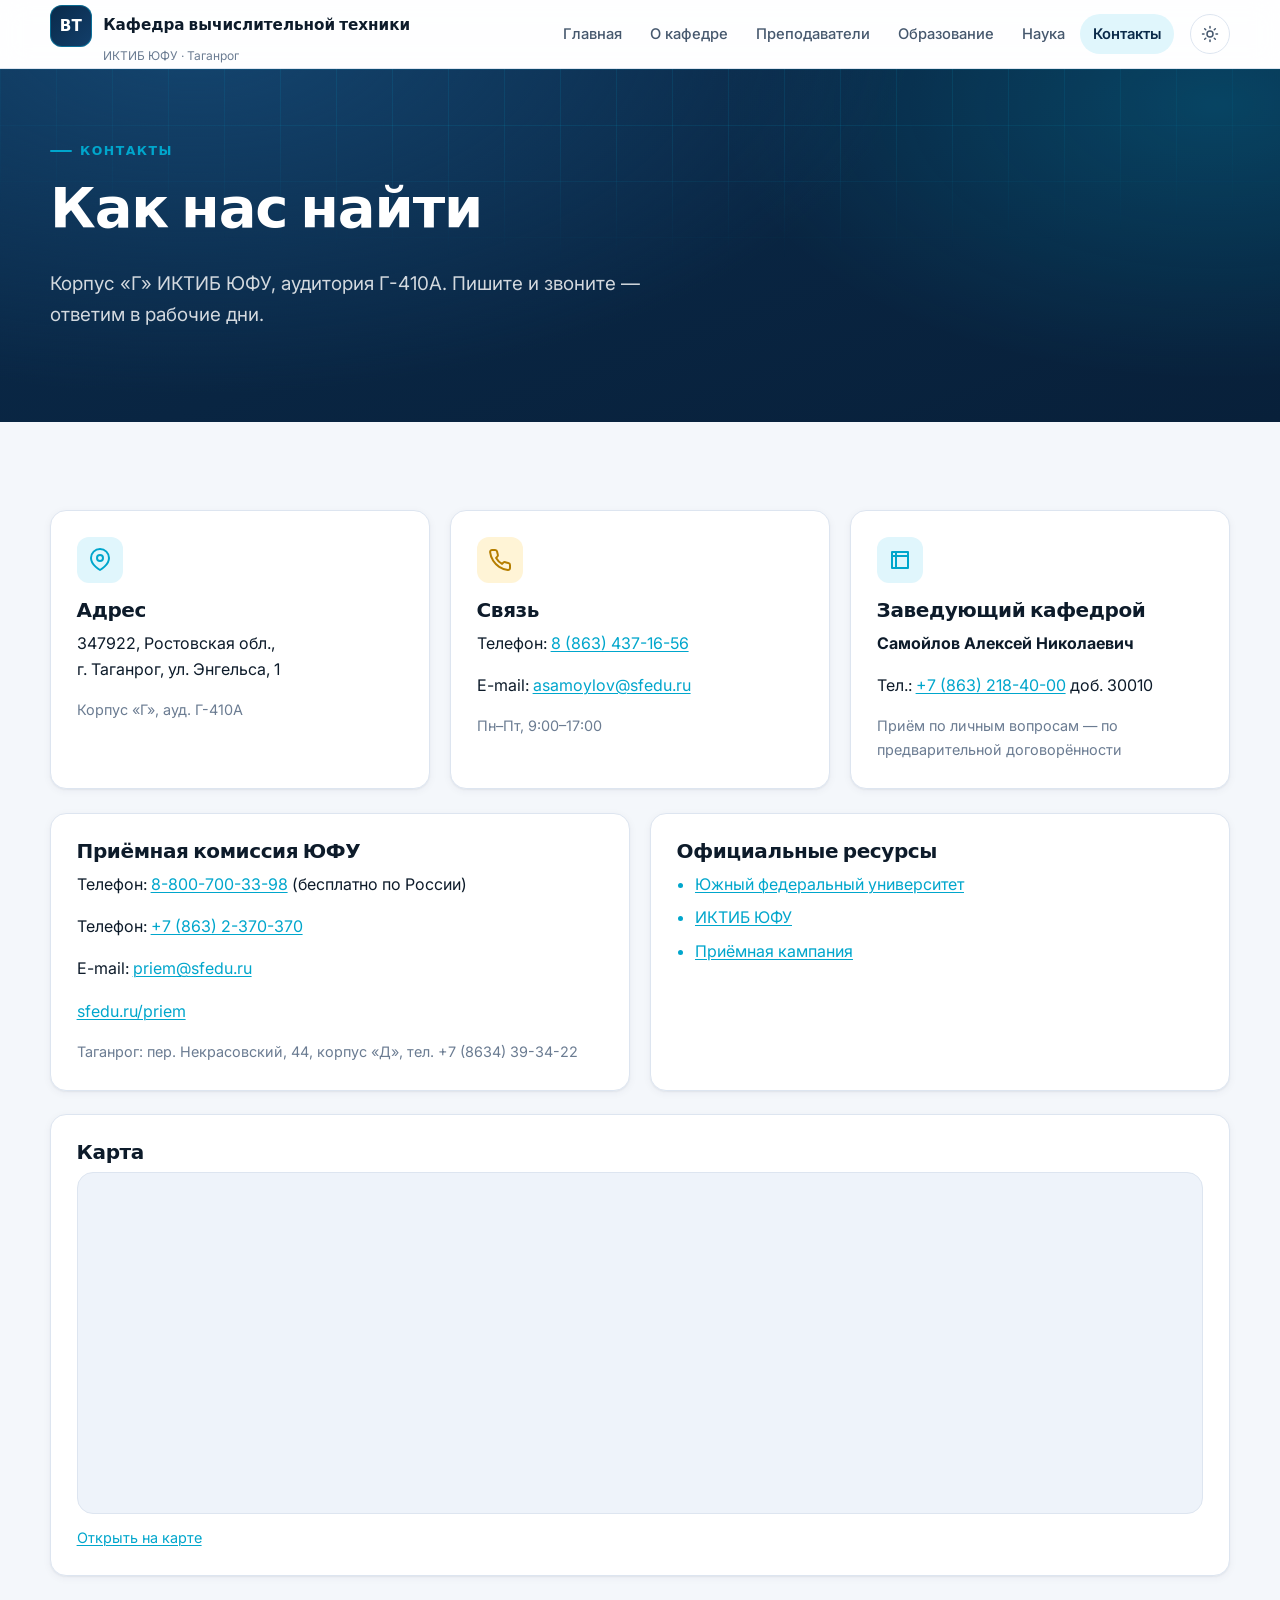
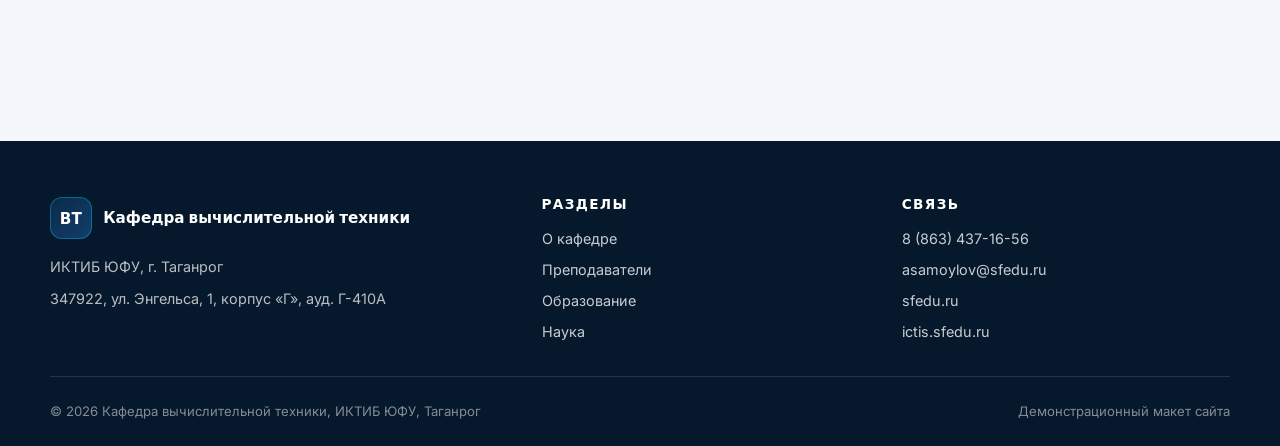
<file: contacts.html>
<!DOCTYPE html>
<html lang="ru" data-theme="light">
<head>
  <meta charset="UTF-8">
  <meta name="viewport" content="width=device-width, initial-scale=1.0">
  <title>Контакты — Кафедра вычислительной техники ИКТИБ ЮФУ</title>
  <meta name="description" content="Контакты кафедры вычислительной техники ИКТИБ ЮФУ: Таганрог, ул. Энгельса, 1, корпус «Г», ауд. Г-410А. Телефон 8 (863) 437-16-56, приёмная комиссия ЮФУ.">
  <meta name="theme-color" content="#0a2a4a">
  <link rel="icon" href="favicon.svg" type="image/svg+xml">
  <link rel="apple-touch-icon" href="favicon.svg">
  <meta property="og:type" content="website">
  <meta property="og:title" content="Контакты — Кафедра ВТ ИКТИБ ЮФУ">
  <meta property="og:description" content="Адрес, телефон и карта: Таганрог, ул. Энгельса, 1, корпус «Г».">
  <meta property="og:locale" content="ru_RU">
  <link rel="preconnect" href="https://fonts.googleapis.com">
  <link rel="preconnect" href="https://fonts.gstatic.com" crossorigin>
  <link rel="stylesheet" href="https://fonts.googleapis.com/css2?family=Inter:wght@400;500;600&family=Space+Grotesk:wght@500;600;700&display=swap">
  <link rel="stylesheet" href="css/style.css">
</head>
<body>
  <a class="skip-link" href="#main">Перейти к содержимому</a>

  <header class="site-header">
    <div class="container header-inner">
      <div class="brand">
        <a class="brand-link" href="index.html">
          <span class="brand-mark" aria-hidden="true">ВТ</span>
          <span class="brand-title">Кафедра вычислительной техники</span>
        </a>
        <button type="button" class="brand-sub" id="duckTrigger" aria-expanded="false" aria-controls="duckPopover">ИКТИБ ЮФУ · Таганрог</button>
      </div>

      <div class="duck-popover" id="duckPopover" hidden>
        <div class="duck" aria-hidden="true">
          <svg viewBox="0 0 120 100">
            <ellipse cx="58" cy="72" rx="42" ry="24" fill="#f7c600"/>
            <ellipse cx="58" cy="72" rx="42" ry="24" fill="none" stroke="#e0a800" stroke-width="2"/>
            <path d="M78 58c14-6 26-2 30 8-8 6-20 8-30 4z" fill="#f2b800"/>
            <circle cx="40" cy="34" r="22" fill="#f9d21a"/>
            <circle cx="40" cy="34" r="22" fill="none" stroke="#e0a800" stroke-width="2"/>
            <circle cx="33" cy="29" r="3.4" fill="#1a1d29"/>
            <circle cx="34.2" cy="27.8" r="1.1" fill="#fff"/>
            <path d="M20 36c-8 1-14 5-14 8s6 6 14 5z" fill="#f08a1d"/>
            <path d="M20 36c-8 1-14 5-14 8s6 6 14 5z" fill="none" stroke="#d9740f" stroke-width="1.6"/>
            <path d="M52 62c8-4 16-2 18 4-6 4-14 4-18 0z" fill="#f2b800"/>
          </svg>
        </div>
        <p class="duck-caption">Кря!</p>
      </div>

      <button class="nav-toggle" id="navToggle" aria-expanded="false" aria-controls="mainNav">
        <span class="nav-toggle-bar"></span>
        <span class="nav-toggle-bar"></span>
        <span class="nav-toggle-bar"></span>
        <span class="visually-hidden">Меню</span>
      </button>

      <nav class="main-nav" id="mainNav" aria-label="Основная навигация">
        <ul class="nav-list">
          <li><a class="nav-link" href="index.html">Главная</a></li>
          <li><a class="nav-link" href="about.html">О кафедре</a></li>
          <li><a class="nav-link" href="teachers.html">Преподаватели</a></li>
          <li><a class="nav-link" href="programs.html">Образование</a></li>
          <li><a class="nav-link" href="science.html">Наука</a></li>
          <li><a class="nav-link is-active" href="contacts.html" aria-current="page">Контакты</a></li>
        </ul>
      </nav>

      <div class="header-tools">
        <button type="button" class="icon-btn theme-toggle" aria-pressed="false" aria-label="Включить тёмную тему">
          <svg class="icon-sun" viewBox="0 0 24 24" fill="none" stroke="currentColor" stroke-width="2" stroke-linecap="round" aria-hidden="true"><circle cx="12" cy="12" r="4"/><path d="M12 2v2M12 20v2M4.9 4.9l1.4 1.4M17.7 17.7l1.4 1.4M2 12h2M20 12h2M4.9 19.1l1.4-1.4M17.7 6.3l1.4-1.4"/></svg>
          <svg class="icon-moon" viewBox="0 0 24 24" fill="none" stroke="currentColor" stroke-width="2" stroke-linecap="round" stroke-linejoin="round" aria-hidden="true"><path d="M21 12.8A9 9 0 1 1 11.2 3a7 7 0 0 0 9.8 9.8z"/></svg>
        </button>
      </div>
    </div>
  </header>

  <main id="main">
    <section class="hero" style="padding-block: clamp(2.5rem, 6vw, 4rem)">
      <div class="container">
        <span class="eyebrow">Контакты</span>
        <h1>Как нас найти</h1>
        <p class="hero-lead">Корпус «Г» ИКТИБ ЮФУ, аудитория Г-410А. Пишите и звоните — ответим в рабочие дни.</p>
      </div>
    </section>

    <section class="section">
      <div class="container">
        <div class="grid grid-3">
          <article class="card reveal">
            <div class="card-icon" aria-hidden="true">
              <svg viewBox="0 0 24 24" fill="none" stroke="currentColor" stroke-width="2" stroke-linecap="round" stroke-linejoin="round"><path d="M21 10c0 7-9 12-9 12s-9-5-9-12a9 9 0 0 1 18 0z"/><circle cx="12" cy="10" r="3"/></svg>
            </div>
            <h3>Адрес</h3>
            <p>347922, Ростовская обл.,<br>г. Таганрог, ул. Энгельса, 1</p>
            <p class="muted">Корпус «Г», ауд. Г-410А</p>
          </article>

          <article class="card reveal">
            <div class="card-icon amber" aria-hidden="true">
              <svg viewBox="0 0 24 24" fill="none" stroke="currentColor" stroke-width="2" stroke-linecap="round" stroke-linejoin="round"><path d="M22 16.9v3a2 2 0 0 1-2.2 2 19.8 19.8 0 0 1-8.6-3.1 19.5 19.5 0 0 1-6-6A19.8 19.8 0 0 1 2.1 4.2 2 2 0 0 1 4.1 2h3a2 2 0 0 1 2 1.7c.1 1 .4 1.9.7 2.8a2 2 0 0 1-.5 2.1L8.1 9.9a16 16 0 0 0 6 6l1.3-1.3a2 2 0 0 1 2.1-.4c.9.3 1.8.6 2.8.7a2 2 0 0 1 1.7 2z"/></svg>
            </div>
            <h3>Связь</h3>
            <p>Телефон: <a href="tel:+78634371656">8 (863) 437-16-56</a></p>
            <p>E-mail: <a href="mailto:asamoylov@sfedu.ru">asamoylov@sfedu.ru</a></p>
            <p class="muted">Пн–Пт, 9:00–17:00</p>
          </article>

          <article class="card reveal">
            <div class="card-icon" aria-hidden="true">
              <svg viewBox="0 0 24 24" fill="none" stroke="currentColor" stroke-width="2" stroke-linecap="round" stroke-linejoin="round"><path d="M4 4h16v16H4z"/><path d="M4 8h16M8 4v16"/></svg>
            </div>
            <h3>Заведующий кафедрой</h3>
            <p><strong>Самойлов Алексей Николаевич</strong></p>
            <p>Тел.: <a href="tel:+78632184000">+7 (863) 218-40-00</a> доб. 30010</p>
            <p class="muted">Приём по личным вопросам — по предварительной договорённости</p>
          </article>
        </div>

        <div class="grid grid-2" style="margin-top:1.5rem">
          <article class="card reveal">
            <h3>Приёмная комиссия ЮФУ</h3>
            <p>Телефон: <a href="tel:+78007003398">8-800-700-33-98</a> (бесплатно по России)</p>
            <p>Телефон: <a href="tel:+78632370370">+7 (863) 2-370-370</a></p>
            <p>E-mail: <a href="mailto:priem@sfedu.ru">priem@sfedu.ru</a></p>
            <p><a href="https://sfedu.ru/priem" target="_blank" rel="noopener">sfedu.ru/priem</a></p>
            <p class="muted">Таганрог: пер. Некрасовский, 44, корпус «Д», тел. +7 (8634) 39-34-22</p>
          </article>

          <article class="card reveal">
            <h3>Официальные ресурсы</h3>
            <ul class="list">
              <li><a href="https://sfedu.ru" target="_blank" rel="noopener">Южный федеральный университет</a></li>
              <li><a href="https://ictis.sfedu.ru" target="_blank" rel="noopener">ИКТИБ ЮФУ</a></li>
              <li><a href="https://sfedu.ru/priem" target="_blank" rel="noopener">Приёмная кампания</a></li>
            </ul>
          </article>
        </div>

        <article class="card reveal" style="margin-top:1.5rem">
          <h3>Карта</h3>
          <div class="map-wrap">
            <iframe
              title="Корпус «Г» ИКТИБ ЮФУ на карте — Таганрог, ул. Энгельса, 1"
              src="https://www.openstreetmap.org/export/embed.html?bbox=38.9280%2C47.2080%2C38.9380%2C47.2140&amp;layer=mapnik&amp;marker=47.211000%2C38.933000"
              loading="lazy"
              referrerpolicy="no-referrer-when-downgrade"></iframe>
          </div>
          <p class="muted" style="margin-top:0.75rem"><a href="https://www.openstreetmap.org/?mlat=47.211000&amp;mlon=38.933000#map=18/47.211000/38.933000" target="_blank" rel="noopener">Открыть на карте</a></p>
        </article>
      </div>
    </section>
  </main>

  <footer class="site-footer">
    <div class="container">
      <div class="footer-grid">
        <div>
          <div class="footer-brand">
            <span class="brand-mark" aria-hidden="true">ВТ</span>
            <span class="brand-title">Кафедра вычислительной техники</span>
          </div>
          <p>ИКТИБ ЮФУ, г. Таганрог</p>
          <p>347922, ул. Энгельса, 1, корпус «Г», ауд. Г-410А</p>
        </div>
        <div>
          <h4>Разделы</h4>
          <ul>
            <li><a href="about.html">О кафедре</a></li>
            <li><a href="teachers.html">Преподаватели</a></li>
            <li><a href="programs.html">Образование</a></li>
            <li><a href="science.html">Наука</a></li>
          </ul>
        </div>
        <div>
          <h4>Связь</h4>
          <ul>
            <li><a href="tel:+78634371656">8 (863) 437-16-56</a></li>
            <li><a href="mailto:asamoylov@sfedu.ru">asamoylov@sfedu.ru</a></li>
            <li><a href="https://sfedu.ru" target="_blank" rel="noopener">sfedu.ru</a></li>
            <li><a href="https://ictis.sfedu.ru" target="_blank" rel="noopener">ictis.sfedu.ru</a></li>
          </ul>
        </div>
      </div>
      <div class="footer-bottom">
        <span>© 2026 Кафедра вычислительной техники, ИКТИБ ЮФУ, Таганрог</span>
        <span>Демонстрационный макет сайта</span>
      </div>
    </div>
  </footer>

  <button type="button" class="to-top" aria-label="Наверх">
    <svg viewBox="0 0 24 24" fill="none" stroke="currentColor" stroke-width="2" stroke-linecap="round" stroke-linejoin="round" aria-hidden="true"><path d="M12 19V5M5 12l7-7 7 7"/></svg>
  </button>

  <script src="js/main.js"></script>
</body>
</html>
</file>
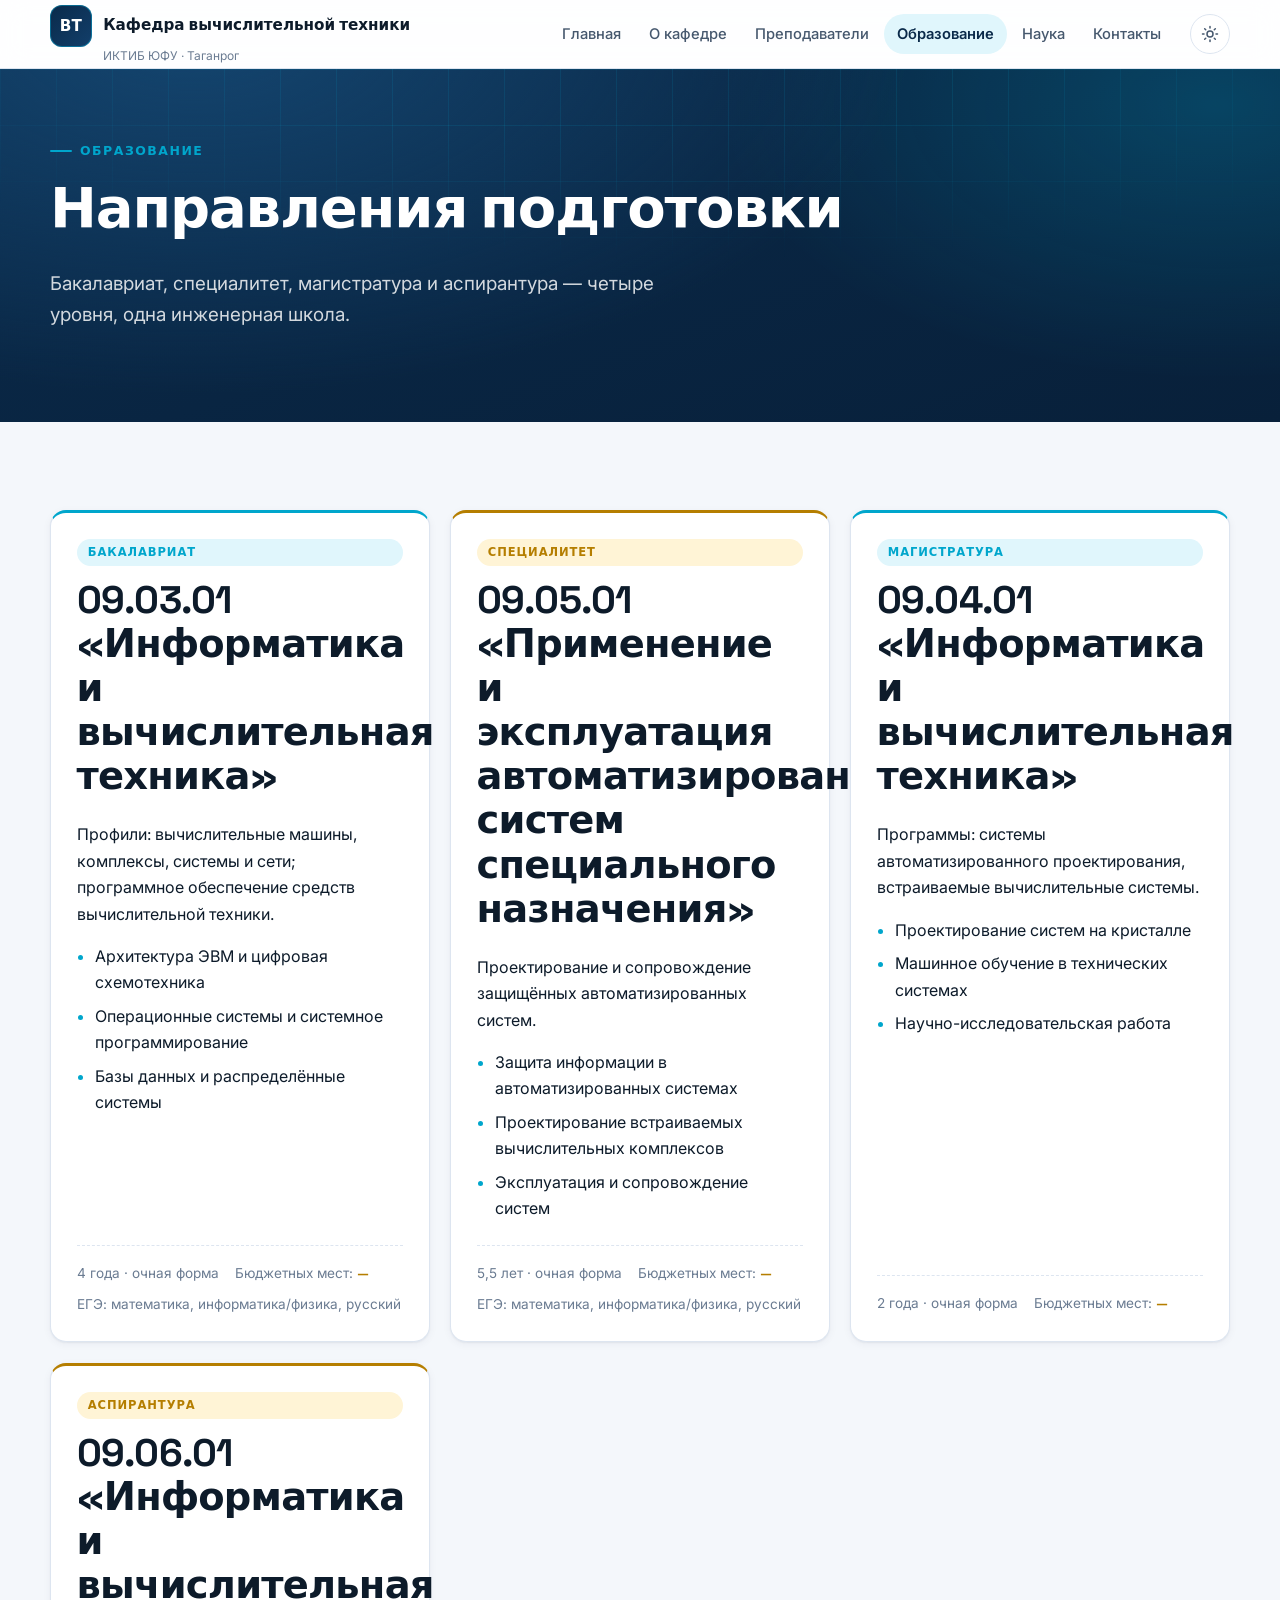
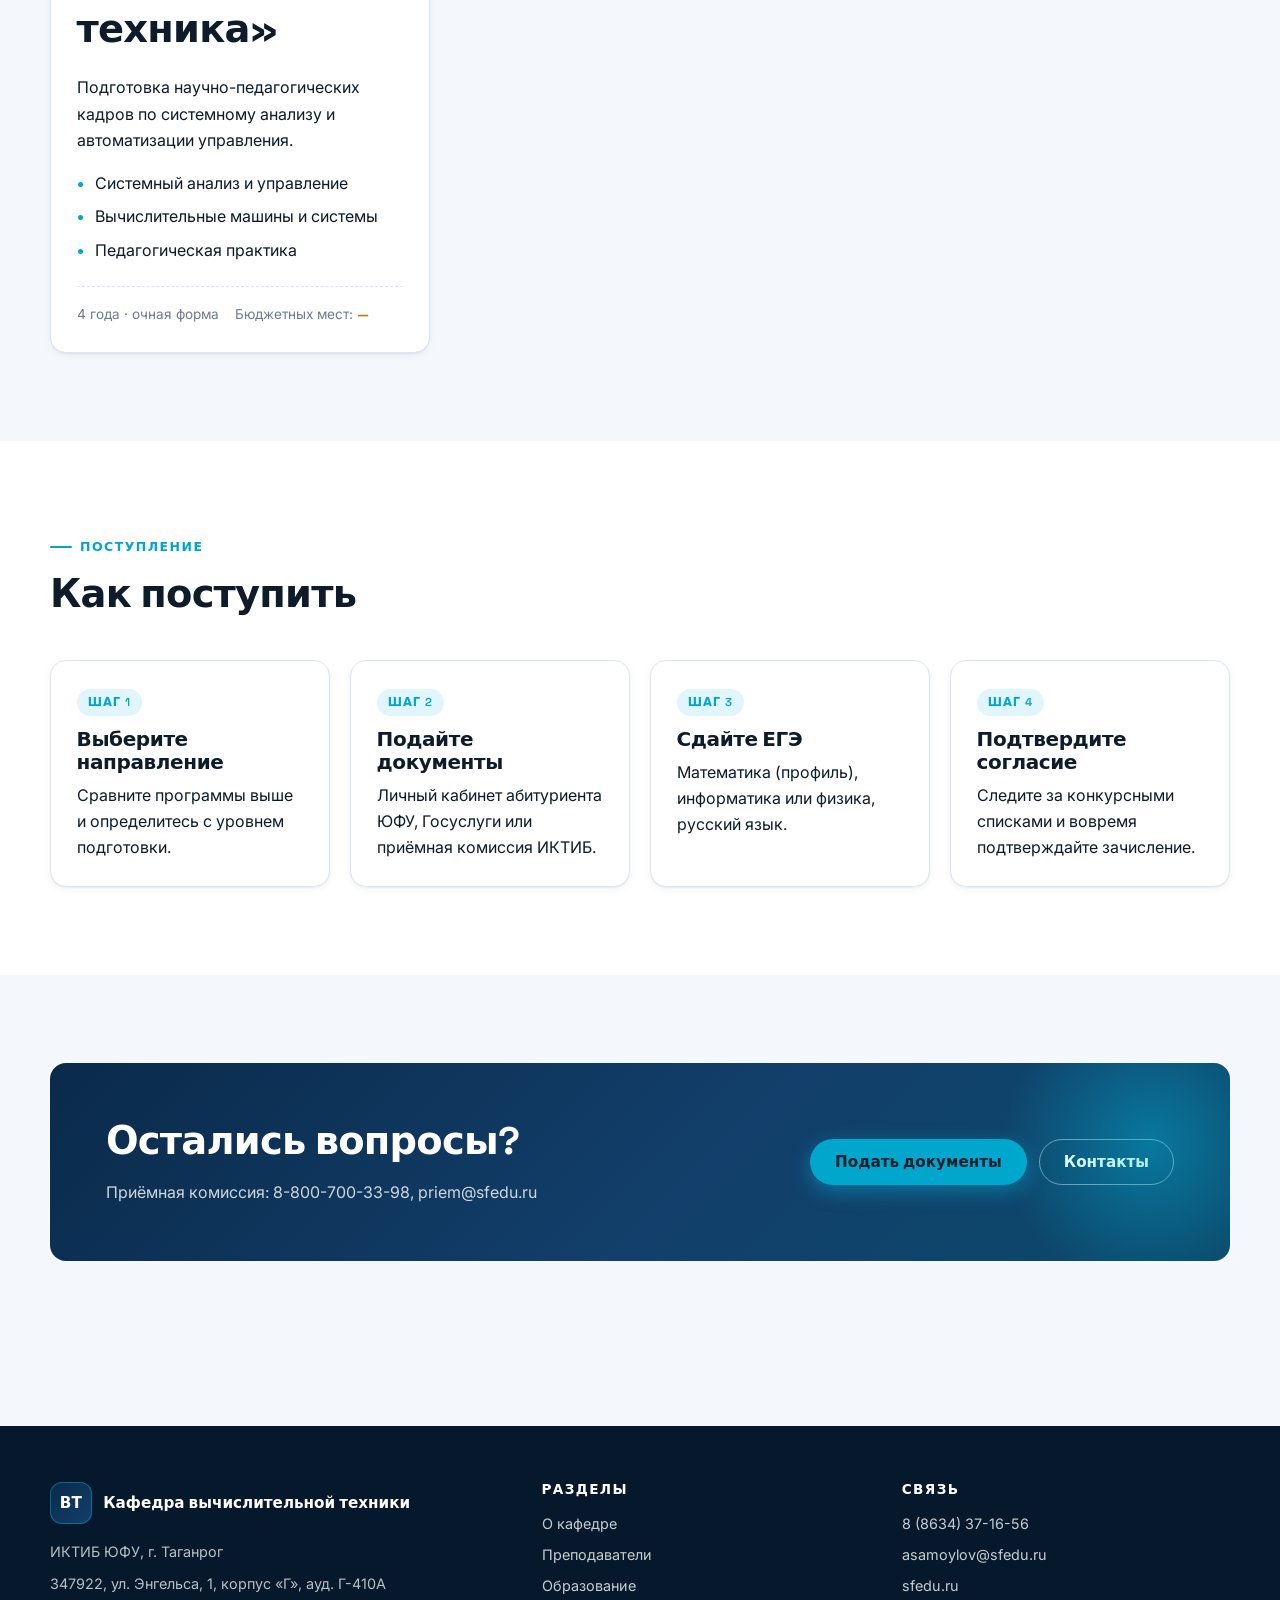
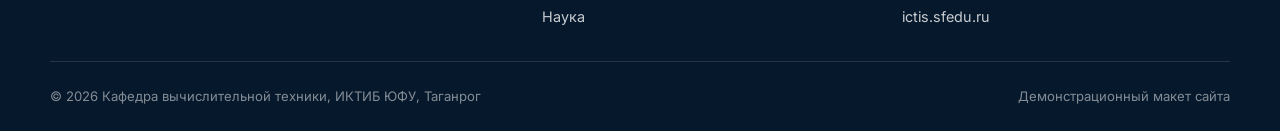
<file: programs.html>
<!DOCTYPE html>
<html lang="ru" data-theme="light">
<head>
  <meta charset="UTF-8">
  <meta name="viewport" content="width=device-width, initial-scale=1.0">
  <title>Образование — Кафедра вычислительной техники ИКТИБ ЮФУ</title>
  <meta name="description" content="Направления подготовки кафедры вычислительной техники ИКТИБ ЮФУ: бакалавриат 09.03.01, специалитет 09.05.01, магистратура 09.04.01, аспирантура 09.06.01. Условия поступления и ЕГЭ.">
  <meta name="theme-color" content="#0a2a4a">
  <link rel="icon" href="favicon.svg" type="image/svg+xml">
  <link rel="apple-touch-icon" href="favicon.svg">
  <meta property="og:type" content="website">
  <meta property="og:title" content="Направления подготовки — Кафедра ВТ ИКТИБ ЮФУ">
  <meta property="og:description" content="Бакалавриат, специалитет, магистратура и аспирантура по вычислительной технике.">
  <meta property="og:locale" content="ru_RU">
  <link rel="preconnect" href="https://fonts.googleapis.com">
  <link rel="preconnect" href="https://fonts.gstatic.com" crossorigin>
  <link rel="stylesheet" href="https://fonts.googleapis.com/css2?family=Inter:wght@400;500;600&family=Space+Grotesk:wght@500;600;700&display=swap">
  <link rel="stylesheet" href="css/style.css">
</head>
<body>
  <a class="skip-link" href="#main">Перейти к содержимому</a>

  <header class="site-header">
    <div class="container header-inner">
      <div class="brand">
        <a class="brand-link" href="index.html">
          <span class="brand-mark" aria-hidden="true">ВТ</span>
          <span class="brand-title">Кафедра вычислительной техники</span>
        </a>
        <button type="button" class="brand-sub" id="duckTrigger" aria-expanded="false" aria-controls="duckPopover">ИКТИБ ЮФУ · Таганрог</button>
      </div>

      <div class="duck-popover" id="duckPopover" hidden>
        <div class="duck" aria-hidden="true">
          <svg viewBox="0 0 120 100">
            <ellipse cx="58" cy="72" rx="42" ry="24" fill="#f7c600"/>
            <ellipse cx="58" cy="72" rx="42" ry="24" fill="none" stroke="#e0a800" stroke-width="2"/>
            <path d="M78 58c14-6 26-2 30 8-8 6-20 8-30 4z" fill="#f2b800"/>
            <circle cx="40" cy="34" r="22" fill="#f9d21a"/>
            <circle cx="40" cy="34" r="22" fill="none" stroke="#e0a800" stroke-width="2"/>
            <circle cx="33" cy="29" r="3.4" fill="#1a1d29"/>
            <circle cx="34.2" cy="27.8" r="1.1" fill="#fff"/>
            <path d="M20 36c-8 1-14 5-14 8s6 6 14 5z" fill="#f08a1d"/>
            <path d="M20 36c-8 1-14 5-14 8s6 6 14 5z" fill="none" stroke="#d9740f" stroke-width="1.6"/>
            <path d="M52 62c8-4 16-2 18 4-6 4-14 4-18 0z" fill="#f2b800"/>
          </svg>
        </div>
        <p class="duck-caption">Кря!</p>
      </div>

      <button class="nav-toggle" id="navToggle" aria-expanded="false" aria-controls="mainNav">
        <span class="nav-toggle-bar"></span>
        <span class="nav-toggle-bar"></span>
        <span class="nav-toggle-bar"></span>
        <span class="visually-hidden">Меню</span>
      </button>

      <nav class="main-nav" id="mainNav" aria-label="Основная навигация">
        <ul class="nav-list">
          <li><a class="nav-link" href="index.html">Главная</a></li>
          <li><a class="nav-link" href="about.html">О кафедре</a></li>
          <li><a class="nav-link" href="teachers.html">Преподаватели</a></li>
          <li><a class="nav-link is-active" href="programs.html" aria-current="page">Образование</a></li>
          <li><a class="nav-link" href="science.html">Наука</a></li>
          <li><a class="nav-link" href="contacts.html">Контакты</a></li>
        </ul>
      </nav>

      <div class="header-tools">
        <button type="button" class="icon-btn theme-toggle" aria-pressed="false" aria-label="Включить тёмную тему">
          <svg class="icon-sun" viewBox="0 0 24 24" fill="none" stroke="currentColor" stroke-width="2" stroke-linecap="round" aria-hidden="true"><circle cx="12" cy="12" r="4"/><path d="M12 2v2M12 20v2M4.9 4.9l1.4 1.4M17.7 17.7l1.4 1.4M2 12h2M20 12h2M4.9 19.1l1.4-1.4M17.7 6.3l1.4-1.4"/></svg>
          <svg class="icon-moon" viewBox="0 0 24 24" fill="none" stroke="currentColor" stroke-width="2" stroke-linecap="round" stroke-linejoin="round" aria-hidden="true"><path d="M21 12.8A9 9 0 1 1 11.2 3a7 7 0 0 0 9.8 9.8z"/></svg>
        </button>
      </div>
    </div>
  </header>

  <main id="main">
    <section class="hero" style="padding-block: clamp(2.5rem, 6vw, 4rem)">
      <div class="container">
        <span class="eyebrow">Образование</span>
        <h1>Направления подготовки</h1>
        <p class="hero-lead">Бакалавриат, специалитет, магистратура и аспирантура — четыре уровня, одна инженерная школа.</p>
      </div>
    </section>

    <section class="section">
      <div class="container">
        <div class="grid grid-2">
          <article class="card card-accent program-card reveal">
            <span class="badge">Бакалавриат</span>
            <h2>09.03.01 «Информатика и вычислительная техника»</h2>
            <p>Профили: вычислительные машины, комплексы, системы и сети; программное обеспечение средств вычислительной техники.</p>
            <ul class="list">
              <li>Архитектура ЭВМ и цифровая схемотехника</li>
              <li>Операционные системы и системное программирование</li>
              <li>Базы данных и распределённые системы</li>
            </ul>
            <div class="program-meta">
              <span>4 года · очная форма</span>
              <span>Бюджетных мест: <span class="program-seats">—</span></span>
              <span>ЕГЭ: математика, информатика/физика, русский</span>
            </div>
          </article>

          <article class="card card-accent amber program-card reveal">
            <span class="badge amber">Специалитет</span>
            <h2>09.05.01 «Применение и эксплуатация автоматизированных систем специального назначения»</h2>
            <p>Проектирование и сопровождение защищённых автоматизированных систем.</p>
            <ul class="list">
              <li>Защита информации в автоматизированных системах</li>
              <li>Проектирование встраиваемых вычислительных комплексов</li>
              <li>Эксплуатация и сопровождение систем</li>
            </ul>
            <div class="program-meta">
              <span>5,5 лет · очная форма</span>
              <span>Бюджетных мест: <span class="program-seats">—</span></span>
              <span>ЕГЭ: математика, информатика/физика, русский</span>
            </div>
          </article>

          <article class="card card-accent program-card reveal">
            <span class="badge">Магистратура</span>
            <h2>09.04.01 «Информатика и вычислительная техника»</h2>
            <p>Программы: системы автоматизированного проектирования, встраиваемые вычислительные системы.</p>
            <ul class="list">
              <li>Проектирование систем на кристалле</li>
              <li>Машинное обучение в технических системах</li>
              <li>Научно-исследовательская работа</li>
            </ul>
            <div class="program-meta">
              <span>2 года · очная форма</span>
              <span>Бюджетных мест: <span class="program-seats">—</span></span>
            </div>
          </article>

          <article class="card card-accent amber program-card reveal">
            <span class="badge amber">Аспирантура</span>
            <h2>09.06.01 «Информатика и вычислительная техника»</h2>
            <p>Подготовка научно-педагогических кадров по системному анализу и автоматизации управления.</p>
            <ul class="list">
              <li>Системный анализ и управление</li>
              <li>Вычислительные машины и системы</li>
              <li>Педагогическая практика</li>
            </ul>
            <div class="program-meta">
              <span>4 года · очная форма</span>
              <span>Бюджетных мест: <span class="program-seats">—</span></span>
            </div>
          </article>
        </div>
      </div>
    </section>

    <section class="section section-alt">
      <div class="container">
        <div class="section-head reveal">
          <span class="eyebrow">Поступление</span>
          <h2>Как поступить</h2>
        </div>
        <div class="grid grid-4">
          <article class="card reveal">
            <span class="badge">Шаг 1</span>
            <h3>Выберите направление</h3>
            <p>Сравните программы выше и определитесь с уровнем подготовки.</p>
          </article>
          <article class="card reveal">
            <span class="badge">Шаг 2</span>
            <h3>Подайте документы</h3>
            <p>Личный кабинет абитуриента ЮФУ, Госуслуги или приёмная комиссия ИКТИБ.</p>
          </article>
          <article class="card reveal">
            <span class="badge">Шаг 3</span>
            <h3>Сдайте ЕГЭ</h3>
            <p>Математика (профиль), информатика или физика, русский язык.</p>
          </article>
          <article class="card reveal">
            <span class="badge">Шаг 4</span>
            <h3>Подтвердите согласие</h3>
            <p>Следите за конкурсными списками и вовремя подтверждайте зачисление.</p>
          </article>
        </div>
      </div>
    </section>

    <section class="section">
      <div class="container">
        <div class="cta reveal">
          <div>
            <h2>Остались вопросы?</h2>
            <p>Приёмная комиссия: 8-800-700-33-98, priem@sfedu.ru</p>
          </div>
          <div class="cta-actions">
            <a class="btn btn-primary" href="https://sfedu.ru/priem" target="_blank" rel="noopener">Подать документы</a>
            <a class="btn btn-on-dark" href="contacts.html">Контакты</a>
          </div>
        </div>
      </div>
    </section>
  </main>

  <footer class="site-footer">
    <div class="container">
      <div class="footer-grid">
        <div>
          <div class="footer-brand">
            <span class="brand-mark" aria-hidden="true">ВТ</span>
            <span class="brand-title">Кафедра вычислительной техники</span>
          </div>
          <p>ИКТИБ ЮФУ, г. Таганрог</p>
          <p>347922, ул. Энгельса, 1, корпус «Г», ауд. Г-410А</p>
        </div>
        <div>
          <h4>Разделы</h4>
          <ul>
            <li><a href="about.html">О кафедре</a></li>
            <li><a href="teachers.html">Преподаватели</a></li>
            <li><a href="programs.html">Образование</a></li>
            <li><a href="science.html">Наука</a></li>
          </ul>
        </div>
        <div>
          <h4>Связь</h4>
          <ul>
            <li><a href="tel:+78634371656">8 (8634) 37-16-56</a></li>
            <li><a href="mailto:asamoylov@sfedu.ru">asamoylov@sfedu.ru</a></li>
            <li><a href="https://sfedu.ru" target="_blank" rel="noopener">sfedu.ru</a></li>
            <li><a href="https://ictis.sfedu.ru" target="_blank" rel="noopener">ictis.sfedu.ru</a></li>
          </ul>
        </div>
      </div>
      <div class="footer-bottom">
        <span>© 2026 Кафедра вычислительной техники, ИКТИБ ЮФУ, Таганрог</span>
        <span>Демонстрационный макет сайта</span>
      </div>
    </div>
  </footer>

  <button type="button" class="to-top" aria-label="Наверх">
    <svg viewBox="0 0 24 24" fill="none" stroke="currentColor" stroke-width="2" stroke-linecap="round" stroke-linejoin="round" aria-hidden="true"><path d="M12 19V5M5 12l7-7 7 7"/></svg>
  </button>

  <script src="js/main.js"></script>
</body>
</html>
</file>
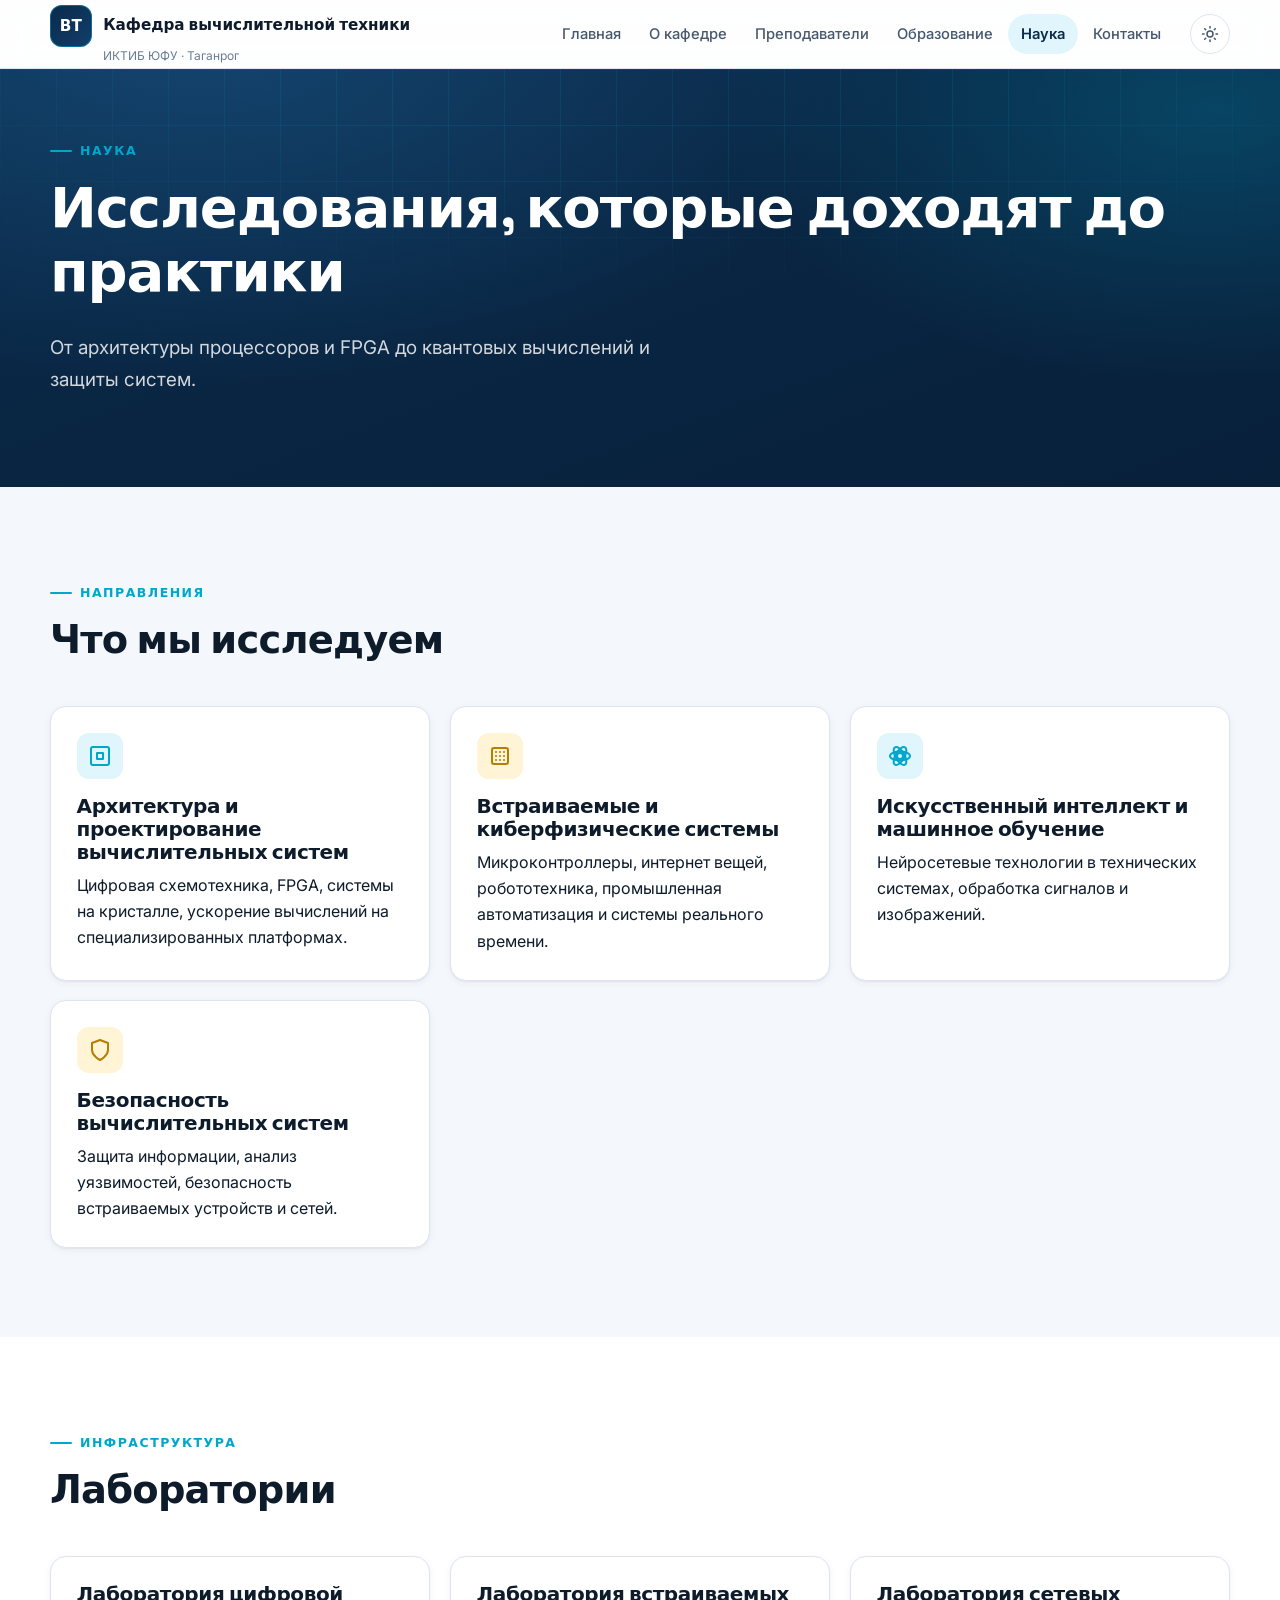
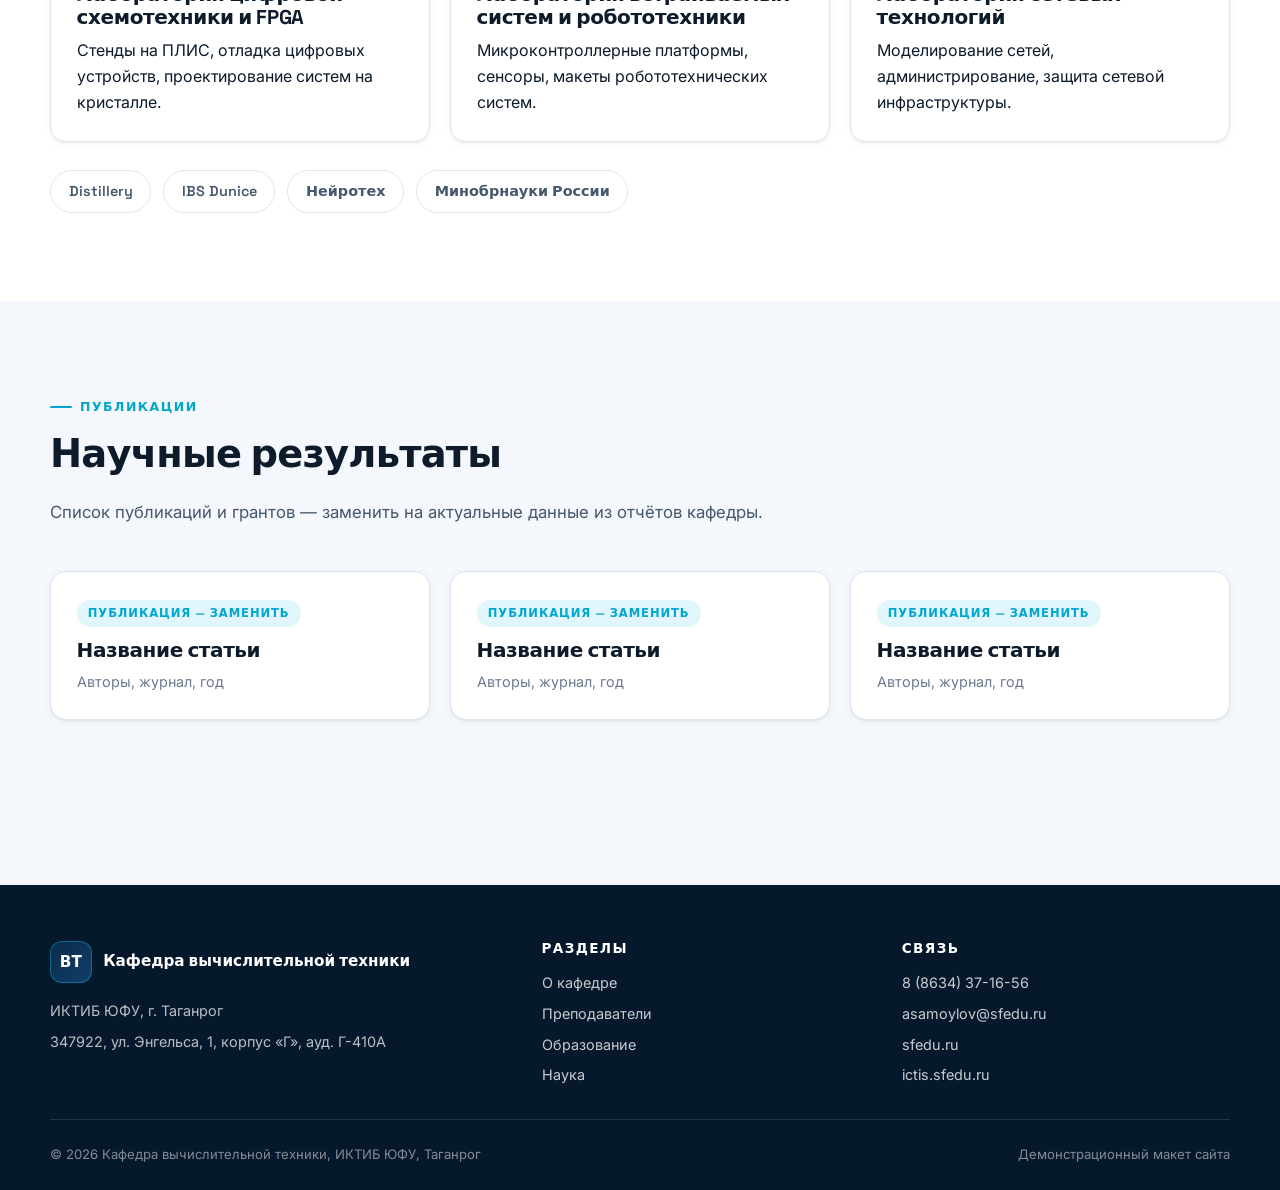
<file: science.html>
<!DOCTYPE html>
<html lang="ru" data-theme="light">
<head>
  <meta charset="UTF-8">
  <meta name="viewport" content="width=device-width, initial-scale=1.0">
  <title>Наука — Кафедра вычислительной техники ИКТИБ ЮФУ</title>
  <meta name="description" content="Научные направления и лаборатории кафедры вычислительной техники ИКТИБ ЮФУ: архитектура ЭВМ и FPGA, встраиваемые системы, искусственный интеллект, безопасность, квантовые вычисления.">
  <meta name="theme-color" content="#0a2a4a">
  <link rel="icon" href="favicon.svg" type="image/svg+xml">
  <link rel="apple-touch-icon" href="favicon.svg">
  <meta property="og:type" content="website">
  <meta property="og:title" content="Наука — Кафедра ВТ ИКТИБ ЮФУ">
  <meta property="og:description" content="Исследования и лаборатории кафедры вычислительной техники.">
  <meta property="og:locale" content="ru_RU">
  <link rel="preconnect" href="https://fonts.googleapis.com">
  <link rel="preconnect" href="https://fonts.gstatic.com" crossorigin>
  <link rel="stylesheet" href="https://fonts.googleapis.com/css2?family=Inter:wght@400;500;600&family=Space+Grotesk:wght@500;600;700&display=swap">
  <link rel="stylesheet" href="css/style.css">
</head>
<body>
  <a class="skip-link" href="#main">Перейти к содержимому</a>

  <header class="site-header">
    <div class="container header-inner">
      <div class="brand">
        <a class="brand-link" href="index.html">
          <span class="brand-mark" aria-hidden="true">ВТ</span>
          <span class="brand-title">Кафедра вычислительной техники</span>
        </a>
        <button type="button" class="brand-sub" id="duckTrigger" aria-expanded="false" aria-controls="duckPopover">ИКТИБ ЮФУ · Таганрог</button>
      </div>

      <div class="duck-popover" id="duckPopover" hidden>
        <div class="duck" aria-hidden="true">
          <svg viewBox="0 0 120 100">
            <ellipse cx="58" cy="72" rx="42" ry="24" fill="#f7c600"/>
            <ellipse cx="58" cy="72" rx="42" ry="24" fill="none" stroke="#e0a800" stroke-width="2"/>
            <path d="M78 58c14-6 26-2 30 8-8 6-20 8-30 4z" fill="#f2b800"/>
            <circle cx="40" cy="34" r="22" fill="#f9d21a"/>
            <circle cx="40" cy="34" r="22" fill="none" stroke="#e0a800" stroke-width="2"/>
            <circle cx="33" cy="29" r="3.4" fill="#1a1d29"/>
            <circle cx="34.2" cy="27.8" r="1.1" fill="#fff"/>
            <path d="M20 36c-8 1-14 5-14 8s6 6 14 5z" fill="#f08a1d"/>
            <path d="M20 36c-8 1-14 5-14 8s6 6 14 5z" fill="none" stroke="#d9740f" stroke-width="1.6"/>
            <path d="M52 62c8-4 16-2 18 4-6 4-14 4-18 0z" fill="#f2b800"/>
          </svg>
        </div>
        <p class="duck-caption">Кря!</p>
      </div>

      <button class="nav-toggle" id="navToggle" aria-expanded="false" aria-controls="mainNav">
        <span class="nav-toggle-bar"></span>
        <span class="nav-toggle-bar"></span>
        <span class="nav-toggle-bar"></span>
        <span class="visually-hidden">Меню</span>
      </button>

      <nav class="main-nav" id="mainNav" aria-label="Основная навигация">
        <ul class="nav-list">
          <li><a class="nav-link" href="index.html">Главная</a></li>
          <li><a class="nav-link" href="about.html">О кафедре</a></li>
          <li><a class="nav-link" href="teachers.html">Преподаватели</a></li>
          <li><a class="nav-link" href="programs.html">Образование</a></li>
          <li><a class="nav-link is-active" href="science.html" aria-current="page">Наука</a></li>
          <li><a class="nav-link" href="contacts.html">Контакты</a></li>
        </ul>
      </nav>

      <div class="header-tools">
        <button type="button" class="icon-btn theme-toggle" aria-pressed="false" aria-label="Включить тёмную тему">
          <svg class="icon-sun" viewBox="0 0 24 24" fill="none" stroke="currentColor" stroke-width="2" stroke-linecap="round" aria-hidden="true"><circle cx="12" cy="12" r="4"/><path d="M12 2v2M12 20v2M4.9 4.9l1.4 1.4M17.7 17.7l1.4 1.4M2 12h2M20 12h2M4.9 19.1l1.4-1.4M17.7 6.3l1.4-1.4"/></svg>
          <svg class="icon-moon" viewBox="0 0 24 24" fill="none" stroke="currentColor" stroke-width="2" stroke-linecap="round" stroke-linejoin="round" aria-hidden="true"><path d="M21 12.8A9 9 0 1 1 11.2 3a7 7 0 0 0 9.8 9.8z"/></svg>
        </button>
      </div>
    </div>
  </header>

  <main id="main">
    <section class="hero" style="padding-block: clamp(2.5rem, 6vw, 4rem)">
      <div class="container">
        <span class="eyebrow">Наука</span>
        <h1>Исследования, которые доходят до практики</h1>
        <p class="hero-lead">От архитектуры процессоров и FPGA до квантовых вычислений и защиты систем.</p>
      </div>
    </section>

    <section class="section">
      <div class="container">
        <div class="section-head reveal">
          <span class="eyebrow">Направления</span>
          <h2>Что мы исследуем</h2>
        </div>
        <div class="grid grid-2">
          <article class="card reveal">
            <div class="card-icon" aria-hidden="true">
              <svg viewBox="0 0 24 24" fill="none" stroke="currentColor" stroke-width="2" stroke-linecap="round" stroke-linejoin="round"><rect x="3" y="3" width="18" height="18" rx="2"/><path d="M9 9h6v6H9z"/></svg>
            </div>
            <h3>Архитектура и проектирование вычислительных систем</h3>
            <p>Цифровая схемотехника, FPGA, системы на кристалле, ускорение вычислений на специализированных платформах.</p>
          </article>
          <article class="card reveal">
            <div class="card-icon amber" aria-hidden="true">
              <svg viewBox="0 0 24 24" fill="none" stroke="currentColor" stroke-width="2" stroke-linecap="round" stroke-linejoin="round"><rect x="4" y="4" width="16" height="16" rx="2"/><path d="M8 8h.01M12 8h.01M16 8h.01M8 12h.01M12 12h.01M16 12h.01M8 16h.01M12 16h.01M16 16h.01"/></svg>
            </div>
            <h3>Встраиваемые и киберфизические системы</h3>
            <p>Микроконтроллеры, интернет вещей, робототехника, промышленная автоматизация и системы реального времени.</p>
          </article>
          <article class="card reveal">
            <div class="card-icon" aria-hidden="true">
              <svg viewBox="0 0 24 24" fill="none" stroke="currentColor" stroke-width="2" stroke-linecap="round" stroke-linejoin="round"><circle cx="12" cy="12" r="3"/><ellipse cx="12" cy="12" rx="10" ry="4.5"/><ellipse cx="12" cy="12" rx="10" ry="4.5" transform="rotate(60 12 12)"/><ellipse cx="12" cy="12" rx="10" ry="4.5" transform="rotate(120 12 12)"/></svg>
            </div>
            <h3>Искусственный интеллект и машинное обучение</h3>
            <p>Нейросетевые технологии в технических системах, обработка сигналов и изображений.</p>
          </article>
          <article class="card reveal">
            <div class="card-icon amber" aria-hidden="true">
              <svg viewBox="0 0 24 24" fill="none" stroke="currentColor" stroke-width="2" stroke-linecap="round" stroke-linejoin="round"><path d="M12 22s8-4 8-10V5l-8-3-8 3v7c0 6 8 10 8 10z"/></svg>
            </div>
            <h3>Безопасность вычислительных систем</h3>
            <p>Защита информации, анализ уязвимостей, безопасность встраиваемых устройств и сетей.</p>
          </article>
        </div>
      </div>
    </section>

    <section class="section section-alt">
      <div class="container">
        <div class="section-head reveal">
          <span class="eyebrow">Инфраструктура</span>
          <h2>Лаборатории</h2>
        </div>
        <div class="grid grid-3">
          <article class="card reveal">
            <h3>Лаборатория цифровой схемотехники и FPGA</h3>
            <p>Стенды на ПЛИС, отладка цифровых устройств, проектирование систем на кристалле.</p>
          </article>
          <article class="card reveal">
            <h3>Лаборатория встраиваемых систем и робототехники</h3>
            <p>Микроконтроллерные платформы, сенсоры, макеты робототехнических систем.</p>
          </article>
          <article class="card reveal">
            <h3>Лаборатория сетевых технологий</h3>
            <p>Моделирование сетей, администрирование, защита сетевой инфраструктуры.</p>
          </article>
        </div>

        <div class="partners reveal">
          <span class="partner">Distillery</span>
          <span class="partner">IBS Dunice</span>
          <span class="partner">Нейротех</span>
          <span class="partner">Минобрнауки России</span>
        </div>
      </div>
    </section>

    <section class="section">
      <div class="container">
        <div class="section-head reveal">
          <span class="eyebrow">Публикации</span>
          <h2>Научные результаты</h2>
          <p class="section-sub">Список публикаций и грантов — заменить на актуальные данные из отчётов кафедры.</p>
        </div>
        <div class="grid grid-3">
          <article class="card reveal">
            <span class="badge">Публикация — заменить</span>
            <h3>Название статьи</h3>
            <p class="muted">Авторы, журнал, год</p>
          </article>
          <article class="card reveal">
            <span class="badge">Публикация — заменить</span>
            <h3>Название статьи</h3>
            <p class="muted">Авторы, журнал, год</p>
          </article>
          <article class="card reveal">
            <span class="badge">Публикация — заменить</span>
            <h3>Название статьи</h3>
            <p class="muted">Авторы, журнал, год</p>
          </article>
        </div>
      </div>
    </section>
  </main>

  <footer class="site-footer">
    <div class="container">
      <div class="footer-grid">
        <div>
          <div class="footer-brand">
            <span class="brand-mark" aria-hidden="true">ВТ</span>
            <span class="brand-title">Кафедра вычислительной техники</span>
          </div>
          <p>ИКТИБ ЮФУ, г. Таганрог</p>
          <p>347922, ул. Энгельса, 1, корпус «Г», ауд. Г-410А</p>
        </div>
        <div>
          <h4>Разделы</h4>
          <ul>
            <li><a href="about.html">О кафедре</a></li>
            <li><a href="teachers.html">Преподаватели</a></li>
            <li><a href="programs.html">Образование</a></li>
            <li><a href="science.html">Наука</a></li>
          </ul>
        </div>
        <div>
          <h4>Связь</h4>
          <ul>
            <li><a href="tel:+78634371656">8 (8634) 37-16-56</a></li>
            <li><a href="mailto:asamoylov@sfedu.ru">asamoylov@sfedu.ru</a></li>
            <li><a href="https://sfedu.ru" target="_blank" rel="noopener">sfedu.ru</a></li>
            <li><a href="https://ictis.sfedu.ru" target="_blank" rel="noopener">ictis.sfedu.ru</a></li>
          </ul>
        </div>
      </div>
      <div class="footer-bottom">
        <span>© 2026 Кафедра вычислительной техники, ИКТИБ ЮФУ, Таганрог</span>
        <span>Демонстрационный макет сайта</span>
      </div>
    </div>
  </footer>

  <button type="button" class="to-top" aria-label="Наверх">
    <svg viewBox="0 0 24 24" fill="none" stroke="currentColor" stroke-width="2" stroke-linecap="round" stroke-linejoin="round" aria-hidden="true"><path d="M12 19V5M5 12l7-7 7 7"/></svg>
  </button>

  <script src="js/main.js"></script>
</body>
</html>
</file>
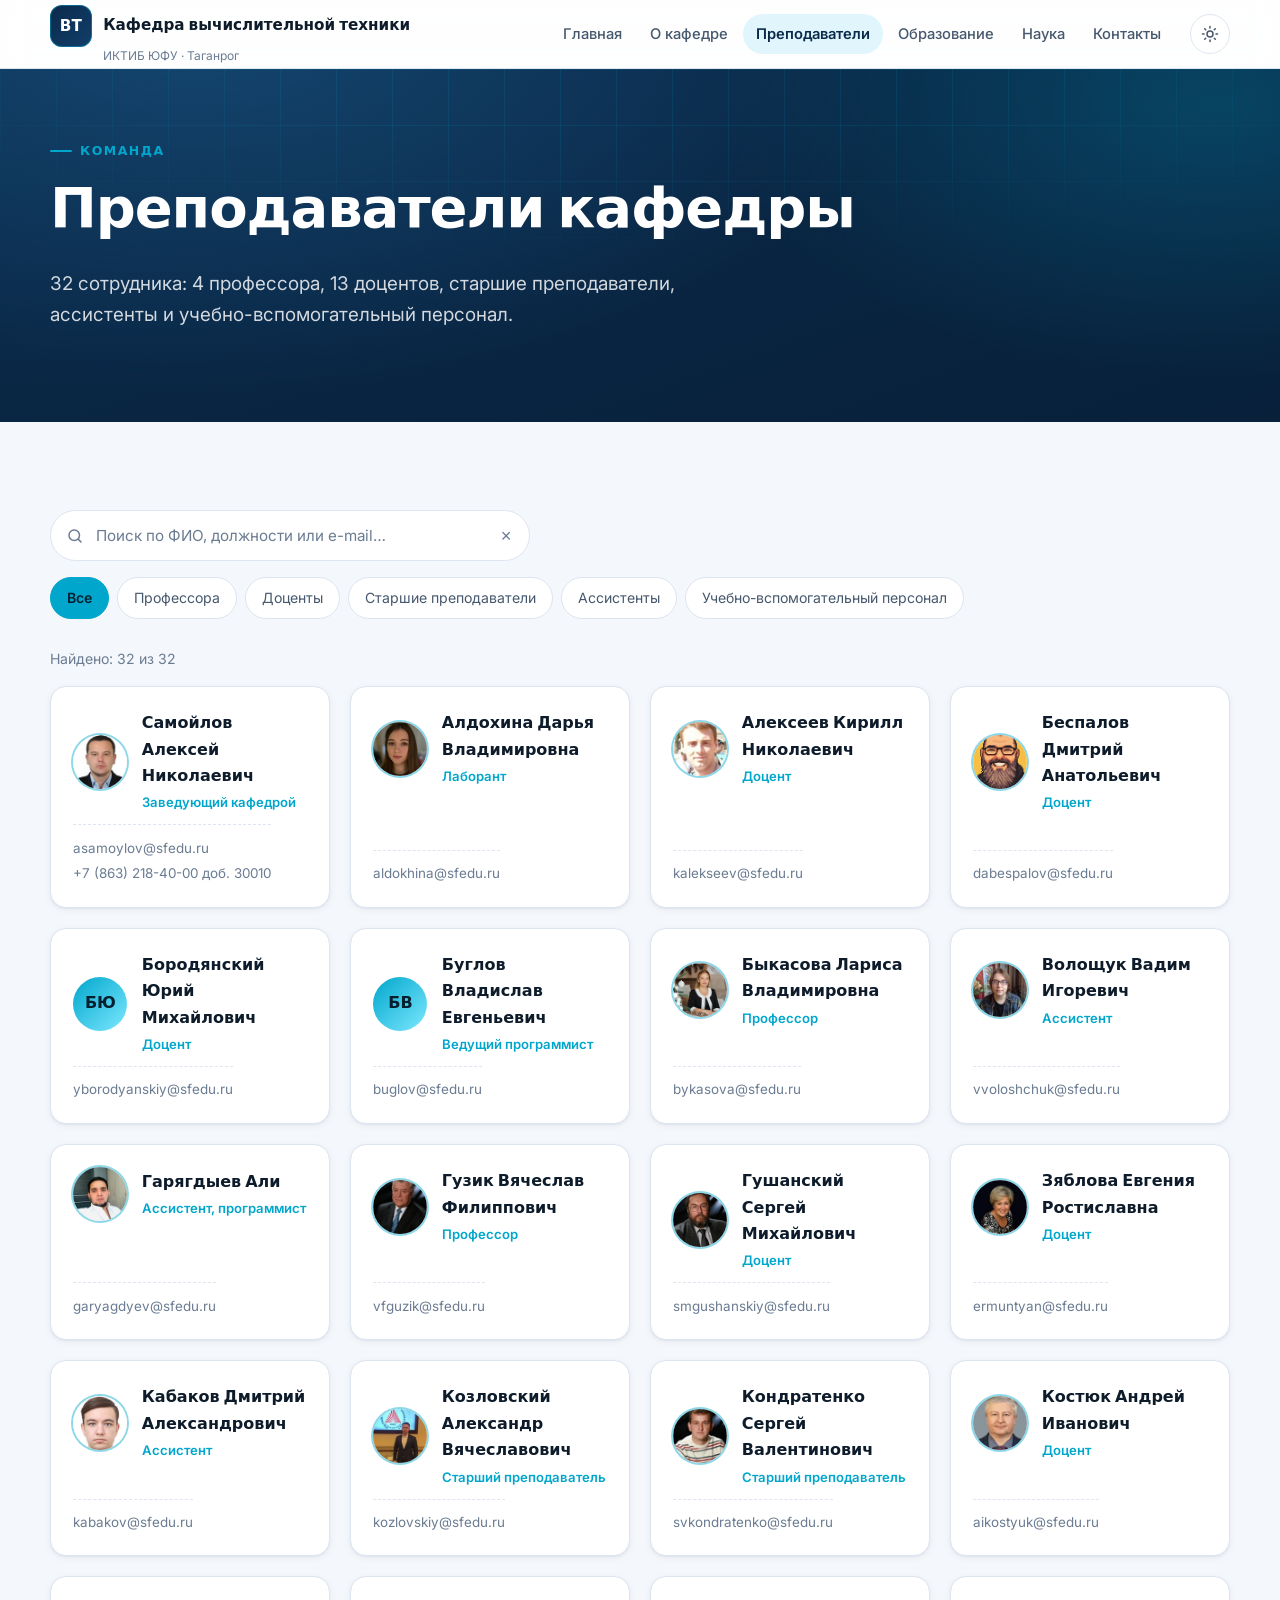
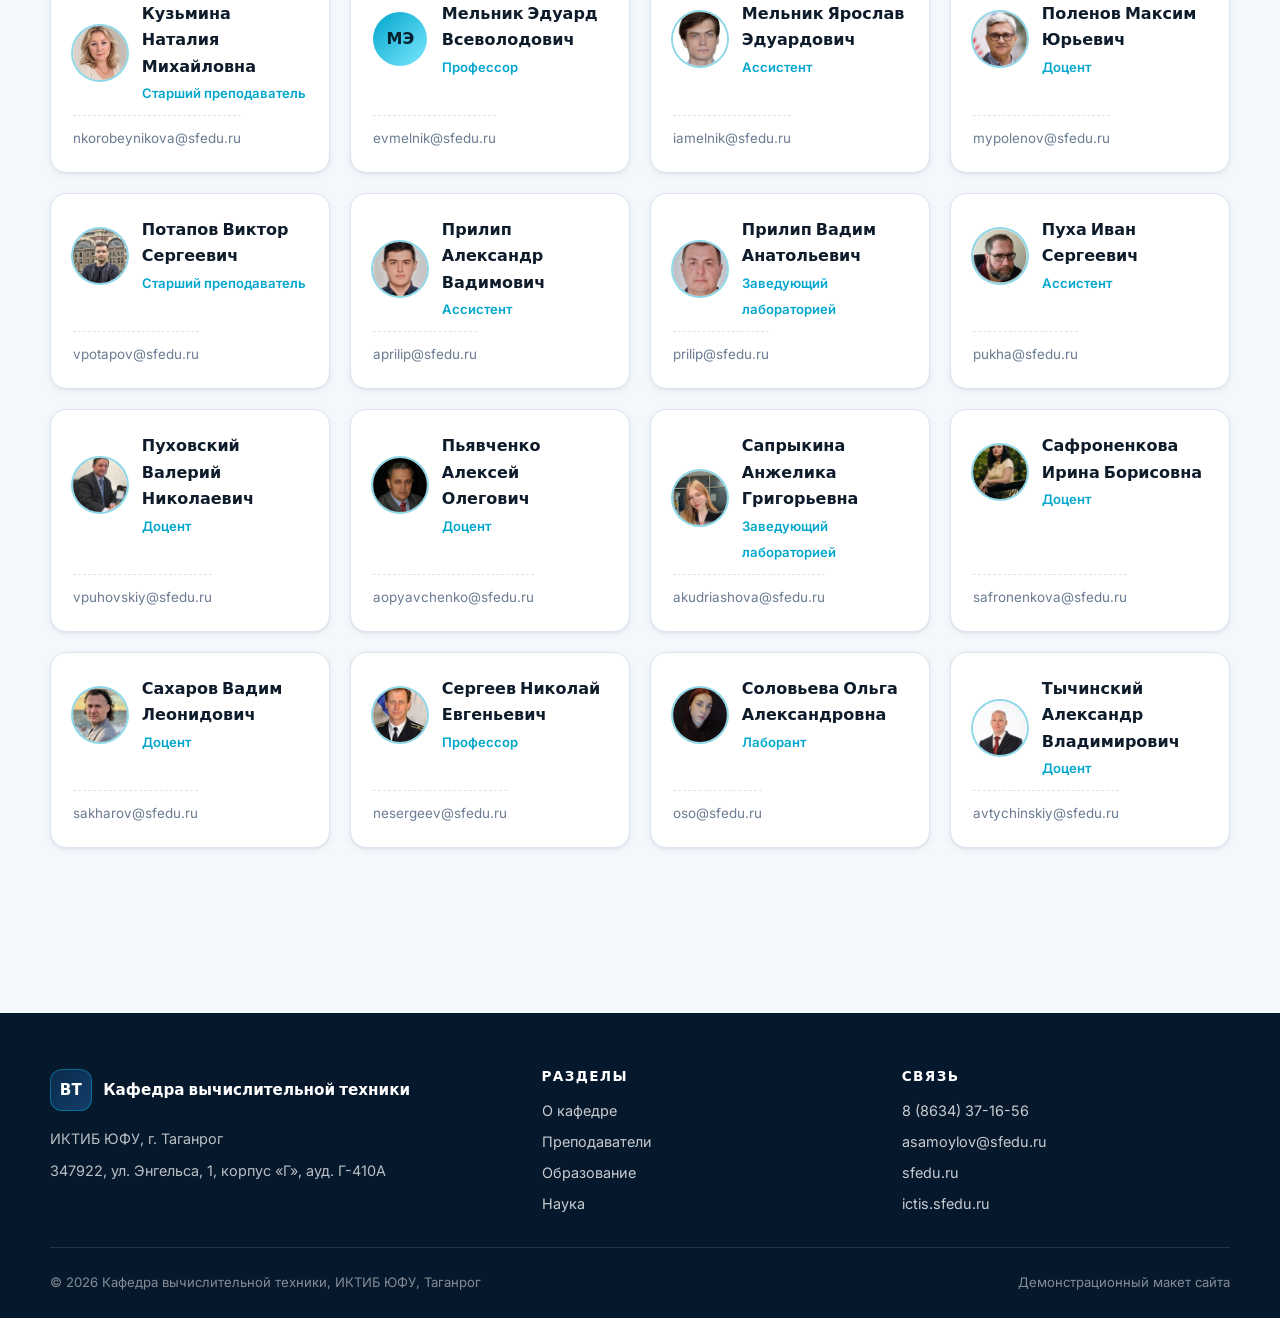
<file: teachers.html>
<!DOCTYPE html>
<html lang="ru" data-theme="light">
<head>
  <meta charset="UTF-8">
  <meta name="viewport" content="width=device-width, initial-scale=1.0">
  <title>Преподаватели — Кафедра вычислительной техники ИКТИБ ЮФУ</title>
  <meta name="description" content="Профессорско-преподавательский состав кафедры вычислительной техники ИКТИБ ЮФУ: 4 профессора, 13 доцентов, старшие преподаватели, ассистенты и учебно-вспомогательный персонал.">
  <meta name="theme-color" content="#0a2a4a">
  <link rel="icon" href="favicon.svg" type="image/svg+xml">
  <link rel="apple-touch-icon" href="favicon.svg">
  <meta property="og:type" content="website">
  <meta property="og:title" content="Преподаватели кафедры вычислительной техники — ИКТИБ ЮФУ">
  <meta property="og:description" content="32 сотрудника кафедры: профессора, доценты, старшие преподаватели, ассистенты.">
  <meta property="og:locale" content="ru_RU">
  <link rel="preconnect" href="https://fonts.googleapis.com">
  <link rel="preconnect" href="https://fonts.gstatic.com" crossorigin>
  <link rel="stylesheet" href="https://fonts.googleapis.com/css2?family=Inter:wght@400;500;600&family=Space+Grotesk:wght@500;600;700&display=swap">
  <link rel="stylesheet" href="css/style.css">
</head>
<body>
  <a class="skip-link" href="#main">Перейти к содержимому</a>

  <header class="site-header">
    <div class="container header-inner">
      <div class="brand">
        <a class="brand-link" href="index.html">
          <span class="brand-mark" aria-hidden="true">ВТ</span>
          <span class="brand-title">Кафедра вычислительной техники</span>
        </a>
        <button type="button" class="brand-sub" id="duckTrigger" aria-expanded="false" aria-controls="duckPopover">ИКТИБ ЮФУ · Таганрог</button>
      </div>

      <div class="duck-popover" id="duckPopover" hidden>
        <div class="duck" aria-hidden="true">
          <svg viewBox="0 0 120 100">
            <ellipse cx="58" cy="72" rx="42" ry="24" fill="#f7c600"/>
            <ellipse cx="58" cy="72" rx="42" ry="24" fill="none" stroke="#e0a800" stroke-width="2"/>
            <path d="M78 58c14-6 26-2 30 8-8 6-20 8-30 4z" fill="#f2b800"/>
            <circle cx="40" cy="34" r="22" fill="#f9d21a"/>
            <circle cx="40" cy="34" r="22" fill="none" stroke="#e0a800" stroke-width="2"/>
            <circle cx="33" cy="29" r="3.4" fill="#1a1d29"/>
            <circle cx="34.2" cy="27.8" r="1.1" fill="#fff"/>
            <path d="M20 36c-8 1-14 5-14 8s6 6 14 5z" fill="#f08a1d"/>
            <path d="M20 36c-8 1-14 5-14 8s6 6 14 5z" fill="none" stroke="#d9740f" stroke-width="1.6"/>
            <path d="M52 62c8-4 16-2 18 4-6 4-14 4-18 0z" fill="#f2b800"/>
          </svg>
        </div>
        <p class="duck-caption">Кря!</p>
      </div>

      <button class="nav-toggle" id="navToggle" aria-expanded="false" aria-controls="mainNav">
        <span class="nav-toggle-bar"></span>
        <span class="nav-toggle-bar"></span>
        <span class="nav-toggle-bar"></span>
        <span class="visually-hidden">Меню</span>
      </button>

      <nav class="main-nav" id="mainNav" aria-label="Основная навигация">
        <ul class="nav-list">
          <li><a class="nav-link" href="index.html">Главная</a></li>
          <li><a class="nav-link" href="about.html">О кафедре</a></li>
          <li><a class="nav-link is-active" href="teachers.html" aria-current="page">Преподаватели</a></li>
          <li><a class="nav-link" href="programs.html">Образование</a></li>
          <li><a class="nav-link" href="science.html">Наука</a></li>
          <li><a class="nav-link" href="contacts.html">Контакты</a></li>
        </ul>
      </nav>

      <div class="header-tools">
        <button type="button" class="icon-btn theme-toggle" aria-pressed="false" aria-label="Включить тёмную тему">
          <svg class="icon-sun" viewBox="0 0 24 24" fill="none" stroke="currentColor" stroke-width="2" stroke-linecap="round" aria-hidden="true"><circle cx="12" cy="12" r="4"/><path d="M12 2v2M12 20v2M4.9 4.9l1.4 1.4M17.7 17.7l1.4 1.4M2 12h2M20 12h2M4.9 19.1l1.4-1.4M17.7 6.3l1.4-1.4"/></svg>
          <svg class="icon-moon" viewBox="0 0 24 24" fill="none" stroke="currentColor" stroke-width="2" stroke-linecap="round" stroke-linejoin="round" aria-hidden="true"><path d="M21 12.8A9 9 0 1 1 11.2 3a7 7 0 0 0 9.8 9.8z"/></svg>
        </button>
      </div>
    </div>
  </header>

  <main id="main">
    <section class="hero" style="padding-block: clamp(2.5rem, 6vw, 4rem)">
      <div class="container">
        <span class="eyebrow">Команда</span>
        <h1>Преподаватели кафедры</h1>
        <p class="hero-lead">32 сотрудника: 4 профессора, 13 доцентов, старшие преподаватели, ассистенты и учебно-вспомогательный персонал.</p>
      </div>
    </section>

    <section class="section">
      <div class="container">
        <div class="toolbar">
          <div class="search-box">
            <label class="visually-hidden" for="teacherSearch">Поиск преподавателя по ФИО, должности или e-mail</label>
            <svg class="search-icon" viewBox="0 0 24 24" fill="none" stroke="currentColor" stroke-width="2" stroke-linecap="round" aria-hidden="true"><circle cx="11" cy="11" r="7"/><path d="M20 20l-3.5-3.5"/></svg>
            <input type="search" id="teacherSearch" class="search-input" placeholder="Поиск по ФИО, должности или e-mail…" autocomplete="off">
            <button type="button" class="search-clear" id="searchClear" aria-label="Очистить поиск" hidden>×</button>
          </div>

          <div class="filters" role="group" aria-label="Фильтр по должности">
            <button class="chip is-active" data-filter="all" aria-pressed="true">Все</button>
            <button class="chip" data-filter="professor" aria-pressed="false">Профессора</button>
            <button class="chip" data-filter="docent" aria-pressed="false">Доценты</button>
            <button class="chip" data-filter="senior" aria-pressed="false">Старшие преподаватели</button>
            <button class="chip" data-filter="assistant" aria-pressed="false">Ассистенты</button>
            <button class="chip" data-filter="staff" aria-pressed="false">Учебно-вспомогательный персонал</button>
          </div>
        </div>

        <p class="result-count" id="resultCount" aria-live="polite"></p>

        <div class="teacher-grid" id="teacherGrid"></div>
        <p class="empty-state" id="teacherEmpty" hidden>По выбранному фильтру никого не найдено.</p>
      </div>
    </section>
  </main>

  <div class="modal" id="teacherModal" role="dialog" aria-modal="true" aria-labelledby="teacherModalTitle" hidden>
    <div class="modal-dialog">
      <button type="button" class="modal-close" aria-label="Закрыть">×</button>
      <div id="teacherModalBody"></div>
    </div>
  </div>

  <footer class="site-footer">
    <div class="container">
      <div class="footer-grid">
        <div>
          <div class="footer-brand">
            <span class="brand-mark" aria-hidden="true">ВТ</span>
            <span class="brand-title">Кафедра вычислительной техники</span>
          </div>
          <p>ИКТИБ ЮФУ, г. Таганрог</p>
          <p>347922, ул. Энгельса, 1, корпус «Г», ауд. Г-410А</p>
        </div>
        <div>
          <h4>Разделы</h4>
          <ul>
            <li><a href="about.html">О кафедре</a></li>
            <li><a href="teachers.html">Преподаватели</a></li>
            <li><a href="programs.html">Образование</a></li>
            <li><a href="science.html">Наука</a></li>
          </ul>
        </div>
        <div>
          <h4>Связь</h4>
          <ul>
            <li><a href="tel:+78634371656">8 (8634) 37-16-56</a></li>
            <li><a href="mailto:asamoylov@sfedu.ru">asamoylov@sfedu.ru</a></li>
            <li><a href="https://sfedu.ru" target="_blank" rel="noopener">sfedu.ru</a></li>
            <li><a href="https://ictis.sfedu.ru" target="_blank" rel="noopener">ictis.sfedu.ru</a></li>
          </ul>
        </div>
      </div>
      <div class="footer-bottom">
        <span>© 2026 Кафедра вычислительной техники, ИКТИБ ЮФУ, Таганрог</span>
        <span>Демонстрационный макет сайта</span>
      </div>
    </div>
  </footer>

  <button type="button" class="to-top" aria-label="Наверх">
    <svg viewBox="0 0 24 24" fill="none" stroke="currentColor" stroke-width="2" stroke-linecap="round" stroke-linejoin="round" aria-hidden="true"><path d="M12 19V5M5 12l7-7 7 7"/></svg>
  </button>

  <script src="js/teachers-data.js"></script>
  <script src="js/main.js"></script>
</body>
</html>
</file>
<file: css/style.css>
/* ============================================================
   Кафедра вычислительной техники ИКТИБ ЮФУ — стили
   Палитра: #0a2a4a (база), #00d4ff (циан), #ffc107 (янтарь)
   ============================================================ */

:root {
  /* Светлая тема */
  --bg: #f4f7fb;
  --bg-alt: #ffffff;
  --surface: #ffffff;
  --surface-2: #eef3fa;
  --text: #0d1b2a;
  --text-soft: #46586e;
  --muted: #6b7c92;
  --border: #dde5f0;
  --brand: #0a2a4a;
  --brand-2: #123f6b;
  --cyan: #00a6cc;
  --cyan-soft: #e0f6fc;
  --amber: #b57e00;
  --amber-soft: #fff4d6;
  --on-brand: #ffffff;
  --shadow-sm: 0 1px 2px rgba(10, 42, 74, 0.06), 0 2px 8px rgba(10, 42, 74, 0.05);
  --shadow-md: 0 4px 12px rgba(10, 42, 74, 0.08), 0 12px 32px rgba(10, 42, 74, 0.08);
  --shadow-lg: 0 18px 48px rgba(10, 42, 74, 0.18);
  --radius: 16px;
  --radius-sm: 10px;
  --header-h: 68px;
  --ease: cubic-bezier(0.22, 0.61, 0.36, 1);
  --font-head: "Space Grotesk", "Manrope", "Segoe UI", system-ui, sans-serif;
  --font-body: "Inter", "Segoe UI", Roboto, system-ui, sans-serif;
}

html[data-theme="dark"] {
  --bg: #06182b;
  --bg-alt: #0a2238;
  --surface: #0d2b45;
  --surface-2: #123553;
  --text: #eaf3fb;
  --text-soft: #b6c9dc;
  --muted: #8ba3ba;
  --border: #1d4467;
  --brand: #0a2a4a;
  --brand-2: #0f3a60;
  --cyan: #00d4ff;
  --cyan-soft: rgba(0, 212, 255, 0.12);
  --amber: #ffc107;
  --amber-soft: rgba(255, 193, 7, 0.14);
  --on-brand: #ffffff;
  --shadow-sm: 0 1px 2px rgba(0, 0, 0, 0.4);
  --shadow-md: 0 6px 20px rgba(0, 0, 0, 0.45);
  --shadow-lg: 0 18px 48px rgba(0, 0, 0, 0.55);
}

* { box-sizing: border-box; }

html {
  scroll-behavior: smooth;
  scroll-padding-top: calc(var(--header-h) + 16px);
  -webkit-text-size-adjust: 100%;
}

body {
  margin: 0;
  font-family: var(--font-body);
  font-size: 1rem;
  line-height: 1.65;
  color: var(--text);
  background: var(--bg);
  -webkit-font-smoothing: antialiased;
  overflow-x: hidden;
}

img, svg { max-width: 100%; }
a { color: var(--cyan); text-decoration-thickness: 1px; text-underline-offset: 2px; }
a:hover { color: var(--brand-2); }
html[data-theme="dark"] a:hover { color: var(--cyan); }

h1, h2, h3, h4 {
  font-family: var(--font-head);
  line-height: 1.15;
  margin: 0 0 0.6em;
  letter-spacing: -0.02em;
  font-weight: 700;
}
h1 { font-size: clamp(2rem, 5.2vw, 3.5rem); }
h2 { font-size: clamp(1.6rem, 3.4vw, 2.4rem); }
h3 { font-size: clamp(1.05rem, 1.6vw, 1.25rem); }
p { margin: 0 0 1em; }

:focus-visible {
  outline: 3px solid var(--cyan);
  outline-offset: 3px;
  border-radius: 4px;
}

.container {
  width: min(1180px, 100% - 2.5rem);
  margin-inline: auto;
}

.visually-hidden {
  position: absolute;
  width: 1px; height: 1px;
  padding: 0; margin: -1px;
  overflow: hidden;
  clip: rect(0 0 0 0);
  white-space: nowrap;
  border: 0;
}

.skip-link {
  position: absolute;
  left: -999px;
  top: 0;
  z-index: 200;
  background: var(--cyan);
  color: #04202f;
  font-weight: 600;
  padding: 0.7rem 1.1rem;
  border-radius: 0 0 10px 0;
}
.skip-link:focus { left: 0; }

/* ---------- Header ---------- */
.site-header {
  position: sticky;
  top: 0;
  z-index: 100;
  background: color-mix(in srgb, var(--bg-alt) 88%, transparent);
  backdrop-filter: blur(14px);
  -webkit-backdrop-filter: blur(14px);
  border-bottom: 1px solid var(--border);
  transition: box-shadow 0.25s var(--ease);
}
.site-header.is-scrolled { box-shadow: var(--shadow-md); }

.header-inner {
  display: flex;
  align-items: center;
  gap: 1rem;
  min-height: var(--header-h);
}

.brand {
  display: flex;
  flex-direction: column;
  align-items: flex-start;
  gap: 0.15rem;
  flex: 0 0 auto;
}

.brand-link {
  display: flex;
  align-items: center;
  gap: 0.7rem;
  text-decoration: none;
  color: inherit;
}

.brand-mark {
  width: 42px; height: 42px;
  display: grid; place-items: center;
  border-radius: 12px;
  background: linear-gradient(135deg, var(--brand), var(--brand-2));
  color: #fff;
  font-family: var(--font-head);
  font-weight: 700;
  font-size: 0.95rem;
  letter-spacing: 0.02em;
  box-shadow: inset 0 0 0 1px rgba(0, 212, 255, 0.35);
}

.brand-title {
  font-family: var(--font-head);
  font-weight: 700;
  font-size: 0.95rem;
  line-height: 1.2;
  color: var(--text);
}
.brand-sub {
  font: inherit;
  font-size: 0.75rem;
  line-height: 1.2;
  color: var(--muted);
  background: none;
  border: 0;
  padding: 0 0 0 calc(42px + 0.7rem);
  cursor: default;
  text-align: left;
}
/* Пасхалка: без подсветки, курсора-указателя и обводки */
.brand-sub:hover,
.brand-sub:focus,
.brand-sub:focus-visible {
  color: var(--muted);
  text-decoration: none;
  outline: none;
}

/* ---------- Уточка ---------- */
.duck-popover {
  position: absolute;
  top: calc(100% + 6px);
  left: 1.25rem;
  z-index: 120;
  display: flex;
  flex-direction: column;
  align-items: center;
  gap: 0.25rem;
  padding: 0.75rem 1rem 0.6rem;
  background: var(--surface);
  border: 1px solid var(--border);
  border-radius: var(--radius);
  box-shadow: var(--shadow-lg);
  transform-origin: top left;
  animation: duck-drop 0.45s cubic-bezier(0.34, 1.56, 0.64, 1);
}
.duck-popover[hidden] { display: none; }
.duck { width: 96px; height: 80px; animation: duck-wobble 1.6s ease-in-out infinite; }
.duck svg { width: 100%; height: 100%; display: block; }
.duck-caption {
  margin: 0;
  font-family: var(--font-head);
  font-size: 1.05rem;
  font-weight: 700;
  color: var(--cyan);
  white-space: nowrap;
}

@keyframes duck-drop {
  0%   { opacity: 0; transform: translateY(-18px) scale(0.6) rotate(-12deg); }
  60%  { opacity: 1; transform: translateY(4px) scale(1.04) rotate(4deg); }
  100% { opacity: 1; transform: translateY(0) scale(1) rotate(0); }
}
@keyframes duck-wobble {
  0%, 100% { transform: rotate(-4deg); }
  50%      { transform: rotate(4deg); }
}

/* ---------- Навигация ---------- */
.main-nav { margin-left: auto; }

.nav-list {
  display: flex;
  gap: 0.15rem;
  list-style: none;
  margin: 0;
  padding: 0;
}

.nav-link {
  display: block;
  font: inherit;
  font-size: 0.92rem;
  font-weight: 500;
  color: var(--text-soft);
  text-decoration: none;
  padding: 0.5rem 0.8rem;
  border-radius: 999px;
  border: 0;
  background: transparent;
  cursor: pointer;
  transition: color 0.2s var(--ease), background 0.2s var(--ease);
  white-space: nowrap;
}
.nav-link:hover { color: var(--text); background: var(--surface-2); }
.nav-link.is-active {
  color: var(--brand);
  background: var(--cyan-soft);
  font-weight: 600;
}
html[data-theme="dark"] .nav-link.is-active { color: var(--cyan); }

.header-tools { display: flex; align-items: center; gap: 0.4rem; }

.icon-btn {
  width: 40px; height: 40px;
  display: grid; place-items: center;
  border-radius: 50%;
  border: 1px solid var(--border);
  background: var(--surface);
  color: var(--text-soft);
  cursor: pointer;
  transition: color 0.2s var(--ease), border-color 0.2s var(--ease), transform 0.2s var(--ease);
}
.icon-btn:hover { color: var(--cyan); border-color: var(--cyan); transform: translateY(-1px); }
.icon-btn svg { width: 18px; height: 18px; }

.theme-toggle .icon-moon { display: none; }
html[data-theme="dark"] .theme-toggle .icon-moon { display: block; }
html[data-theme="dark"] .theme-toggle .icon-sun { display: none; }

.nav-toggle {
  display: none;
  flex-direction: column;
  justify-content: center;
  gap: 5px;
  width: 40px; height: 40px;
  padding: 0 9px;
  background: var(--surface);
  border: 1px solid var(--border);
  border-radius: 10px;
  cursor: pointer;
}
.nav-toggle-bar {
  width: 100%; height: 2px;
  background: var(--text);
  border-radius: 2px;
  transition: transform 0.25s var(--ease), opacity 0.2s var(--ease);
}
.nav-toggle[aria-expanded="true"] .nav-toggle-bar:nth-child(1) { transform: translateY(7px) rotate(45deg); }
.nav-toggle[aria-expanded="true"] .nav-toggle-bar:nth-child(2) { opacity: 0; }
.nav-toggle[aria-expanded="true"] .nav-toggle-bar:nth-child(3) { transform: translateY(-7px) rotate(-45deg); }

/* ---------- Кнопки ---------- */
.btn {
  display: inline-flex;
  align-items: center;
  justify-content: center;
  gap: 0.5rem;
  font: inherit;
  font-family: var(--font-head);
  font-weight: 600;
  font-size: 0.95rem;
  line-height: 1.2;
  padding: 0.8rem 1.5rem;
  border-radius: 999px;
  border: 1px solid transparent;
  cursor: pointer;
  text-decoration: none;
  transition: transform 0.2s var(--ease), box-shadow 0.2s var(--ease),
              background 0.2s var(--ease), color 0.2s var(--ease), border-color 0.2s var(--ease);
}
.btn:hover { transform: translateY(-2px); }
.btn:active { transform: translateY(0); }

.btn-primary {
  background: var(--cyan);
  color: #04202f;
  box-shadow: 0 6px 20px rgba(0, 212, 255, 0.35);
}
.btn-primary:hover { background: #33e0ff; color: #04202f; box-shadow: 0 10px 28px rgba(0, 212, 255, 0.45); }

.btn-amber {
  background: var(--amber);
  color: #2a1d00;
  box-shadow: 0 6px 20px rgba(255, 193, 7, 0.3);
}
.btn-amber:hover { background: #ffd23f; color: #2a1d00; }

.btn-ghost {
  background: transparent;
  color: var(--text);
  border-color: var(--border);
}
.btn-ghost:hover { border-color: var(--cyan); color: var(--cyan); }

.btn-on-dark {
  background: transparent;
  color: #fff;
  border-color: rgba(255, 255, 255, 0.45);
}
.btn-on-dark:hover { background: rgba(255, 255, 255, 0.12); color: #fff; border-color: #fff; }

.btn-sm { padding: 0.55rem 1.1rem; font-size: 0.88rem; }

/* ---------- Секции ---------- */
.section { padding: clamp(3rem, 7vw, 5.5rem) 0; }
.section-alt { background: var(--bg-alt); }

.section-head { max-width: 720px; margin-bottom: clamp(1.75rem, 4vw, 2.75rem); }
.section-head.center { margin-inline: auto; text-align: center; }
.section-sub { color: var(--text-soft); font-size: 1.05rem; margin: 0; }

.eyebrow {
  display: inline-flex;
  align-items: center;
  gap: 0.5rem;
  font-family: var(--font-head);
  font-size: 0.78rem;
  font-weight: 600;
  letter-spacing: 0.12em;
  text-transform: uppercase;
  color: var(--cyan);
  margin-bottom: 0.9rem;
}
.eyebrow::before {
  content: "";
  width: 22px; height: 2px;
  background: var(--cyan);
  border-radius: 2px;
}

/* ---------- Hero ---------- */
.hero {
  position: relative;
  overflow: hidden;
  background: radial-gradient(1200px 600px at 15% -10%, #14456f 0%, transparent 60%),
              radial-gradient(900px 500px at 95% 10%, rgba(0, 212, 255, 0.18) 0%, transparent 55%),
              linear-gradient(160deg, #0a2a4a 0%, #08203a 100%);
  color: #fff;
  padding: clamp(3rem, 8vw, 6rem) 0 clamp(3rem, 7vw, 5rem);
  isolation: isolate;
}

.hero::before {
  content: "";
  position: absolute;
  inset: 0;
  z-index: -2;
  background-image:
    linear-gradient(rgba(0, 212, 255, 0.09) 1px, transparent 1px),
    linear-gradient(90deg, rgba(0, 212, 255, 0.09) 1px, transparent 1px);
  background-size: 56px 56px;
  mask-image: radial-gradient(ellipse 90% 70% at 50% 0%, #000 30%, transparent 78%);
  -webkit-mask-image: radial-gradient(ellipse 90% 70% at 50% 0%, #000 30%, transparent 78%);
}

.hero-canvas {
  position: absolute;
  inset: 0;
  z-index: -1;
  width: 100%;
  height: 100%;
  opacity: 0.75;
  pointer-events: none;
}

/* Прожектор под курсором: мягкое циановое пятно поверх фона */
.hero::after {
  content: "";
  position: absolute;
  inset: 0;
  z-index: -1;
  pointer-events: none;
  background: radial-gradient(
    340px circle at var(--mx, 50%) var(--my, 40%),
    rgba(0, 212, 255, 0.16),
    rgba(0, 212, 255, 0.05) 45%,
    transparent 70%
  );
  opacity: 0;
  transition: opacity 0.4s var(--ease);
}

.hero:hover::after { opacity: 1; }

/* Слои параллакса — смещение задаёт JS */
.hero-inner > div,
.hero-facts {
  will-change: transform;
}

.hero-inner {
  display: grid;
  grid-template-columns: minmax(0, 1.15fr) minmax(0, 0.85fr);
  gap: clamp(2rem, 5vw, 4rem);
  align-items: center;
}

.hero h1 { color: #fff; margin-bottom: 0.5em; }
.hero h1 .accent {
  background: linear-gradient(100deg, var(--cyan), #7ce8ff 60%, var(--amber));
  -webkit-background-clip: text;
  background-clip: text;
  color: transparent;
}

.hero-lead {
  font-size: clamp(1rem, 1.6vw, 1.18rem);
  color: rgba(255, 255, 255, 0.82);
  max-width: 34em;
  margin-bottom: 1.75rem;
}

.hero-actions { display: flex; flex-wrap: wrap; gap: 0.75rem; }

.hero-facts {
  display: grid;
  gap: 0.9rem;
}

.fact {
  display: flex;
  align-items: baseline;
  gap: 0.9rem;
  padding: 1rem 1.25rem;
  border-radius: var(--radius);
  background: rgba(255, 255, 255, 0.06);
  border: 1px solid rgba(0, 212, 255, 0.22);
  backdrop-filter: blur(6px);
  transition: transform 0.3s var(--ease), border-color 0.3s var(--ease);
}
.fact:hover { transform: translateX(4px); border-color: rgba(0, 212, 255, 0.55); }

.fact-num {
  font-family: var(--font-head);
  font-size: clamp(1.7rem, 3vw, 2.2rem);
  font-weight: 700;
  color: var(--cyan);
  line-height: 1;
  min-width: 2.6ch;
  font-variant-numeric: tabular-nums;
}
.fact-label { font-size: 0.9rem; color: rgba(255, 255, 255, 0.78); line-height: 1.35; }

.hero-scroll {
  display: inline-flex;
  align-items: center;
  gap: 0.5rem;
  margin-top: 2.5rem;
  font-size: 0.85rem;
  color: rgba(255, 255, 255, 0.6);
  text-decoration: none;
}
.hero-scroll:hover { color: var(--cyan); }
.hero-scroll svg { width: 16px; height: 16px; animation: nudge 2s ease-in-out infinite; }
@keyframes nudge {
  0%, 100% { transform: translateY(0); }
  50%      { transform: translateY(4px); }
}

/* ---------- Карточки ---------- */
.grid { display: grid; gap: 1.25rem; }
.grid-2 { grid-template-columns: repeat(auto-fit, minmax(min(100%, 300px), 1fr)); }
.grid-3 { grid-template-columns: repeat(auto-fit, minmax(min(100%, 260px), 1fr)); }
.grid-4 { grid-template-columns: repeat(auto-fit, minmax(min(100%, 220px), 1fr)); }

.card {
  position: relative;
  background: var(--surface);
  border: 1px solid var(--border);
  border-radius: var(--radius);
  padding: 1.6rem;
  box-shadow: var(--shadow-sm);
  transition: transform 0.3s var(--ease), box-shadow 0.3s var(--ease), border-color 0.3s var(--ease);
}
.card:hover { transform: translateY(-4px); box-shadow: var(--shadow-md); border-color: color-mix(in srgb, var(--cyan) 45%, var(--border)); }

.card h3 { margin-bottom: 0.5rem; }
.card p:last-child { margin-bottom: 0; }

.card-icon {
  width: 46px; height: 46px;
  display: grid; place-items: center;
  border-radius: 12px;
  background: var(--cyan-soft);
  color: var(--cyan);
  margin-bottom: 1rem;
}
.card-icon svg { width: 24px; height: 24px; }
.card-icon.amber { background: var(--amber-soft); color: var(--amber); }

.card-accent { border-top: 3px solid var(--cyan); }
.card-accent.amber { border-top-color: var(--amber); }

.badge {
  display: inline-block;
  font-family: var(--font-head);
  font-size: 0.72rem;
  font-weight: 600;
  text-transform: uppercase;
  letter-spacing: 0.08em;
  color: var(--cyan);
  background: var(--cyan-soft);
  padding: 0.25rem 0.7rem;
  border-radius: 999px;
  margin-bottom: 0.75rem;
}
.badge.amber { color: var(--amber); background: var(--amber-soft); }

.muted { color: var(--muted); font-size: 0.9rem; }
.lead { font-size: 1.08rem; color: var(--text-soft); }

.list { margin: 0 0 1em; padding-left: 1.15rem; }
.list li { margin-bottom: 0.45rem; }
.list li::marker { color: var(--cyan); }

/* ---------- Направления ---------- */
.program-card { display: flex; flex-direction: column; }
.program-card .program-meta {
  display: flex;
  flex-wrap: wrap;
  gap: 0.5rem 1rem;
  margin-top: auto;
  padding-top: 1rem;
  border-top: 1px dashed var(--border);
  font-size: 0.85rem;
  color: var(--muted);
}
.program-seats {
  font-family: var(--font-head);
  font-weight: 700;
  color: var(--amber);
}

/* ---------- Лента преподавателей ---------- */
.people-rail {
  display: grid;
  grid-auto-flow: column;
  grid-auto-columns: minmax(240px, 1fr);
  gap: 1.25rem;
  overflow-x: auto;
  padding-bottom: 0.75rem;
  scroll-snap-type: x mandatory;
  scrollbar-width: thin;
}
.people-rail > * { scroll-snap-align: start; }

.person-card {
  display: flex;
  flex-direction: column;
  gap: 0.75rem;
  background: var(--surface);
  border: 1px solid var(--border);
  border-radius: var(--radius);
  padding: 1.4rem;
  box-shadow: var(--shadow-sm);
  transition: transform 0.3s var(--ease), box-shadow 0.3s var(--ease);
}
.person-card:hover { transform: translateY(-4px); box-shadow: var(--shadow-md); }

.person-photo {
  width: 84px; height: 84px;
  border-radius: 50%;
  display: grid; place-items: center;
  font-family: var(--font-head);
  font-size: 1.5rem;
  font-weight: 700;
  color: #04202f;
  background: linear-gradient(135deg, var(--cyan), #7ce8ff);
  box-shadow: 0 0 0 4px var(--cyan-soft);
}
.person-name { font-family: var(--font-head); font-weight: 700; font-size: 1.02rem; margin: 0; }
.person-role { font-size: 0.85rem; color: var(--cyan); font-weight: 600; margin: 0; }
.person-note { font-size: 0.88rem; color: var(--text-soft); margin: 0; }

/* ---------- Партнёры ---------- */
.partners {
  display: flex;
  flex-wrap: wrap;
  gap: 0.75rem;
  margin-top: 1.75rem;
}
.partner {
  font-family: var(--font-head);
  font-weight: 600;
  font-size: 0.9rem;
  color: var(--text-soft);
  background: var(--surface);
  border: 1px solid var(--border);
  border-radius: 999px;
  padding: 0.55rem 1.1rem;
  transition: color 0.2s var(--ease), border-color 0.2s var(--ease);
}
.partner:hover { color: var(--cyan); border-color: var(--cyan); }

/* ---------- Новости ---------- */
.news-card { display: flex; flex-direction: column; padding: 0; overflow: hidden; }
.news-thumb {
  aspect-ratio: 16 / 9;
  background:
    radial-gradient(circle at 30% 30%, rgba(0, 212, 255, 0.35), transparent 60%),
    linear-gradient(135deg, #0a2a4a, #123f6b);
  display: grid;
  place-items: center;
  color: rgba(255, 255, 255, 0.5);
  font-family: var(--font-head);
  font-size: 0.8rem;
  letter-spacing: 0.1em;
  text-transform: uppercase;
}
.news-body { padding: 1.3rem 1.4rem 1.5rem; display: flex; flex-direction: column; gap: 0.5rem; flex: 1; }
.news-date { font-size: 0.8rem; color: var(--muted); font-family: var(--font-head); }
.news-title { font-family: var(--font-head); font-weight: 700; font-size: 1.05rem; margin: 0; }
.news-body p { margin: 0; font-size: 0.92rem; color: var(--text-soft); }

/* ---------- CTA ---------- */
.cta {
  position: relative;
  overflow: hidden;
  background: linear-gradient(135deg, #0a2a4a 0%, #123f6b 55%, #0b4a6b 100%);
  color: #fff;
  border-radius: var(--radius);
  padding: clamp(2rem, 5vw, 3.5rem);
  display: grid;
  grid-template-columns: minmax(0, 1.4fr) minmax(0, 1fr);
  gap: 2rem;
  align-items: center;
}
.cta::after {
  content: "";
  position: absolute;
  right: -80px; top: -80px;
  width: 320px; height: 320px;
  border-radius: 50%;
  background: radial-gradient(circle, rgba(0, 212, 255, 0.35), transparent 65%);
  pointer-events: none;
}
.cta h2 { color: #fff; margin-bottom: 0.4em; }
.cta p { color: rgba(255, 255, 255, 0.8); margin-bottom: 0; }
.cta-actions { display: flex; flex-wrap: wrap; gap: 0.75rem; justify-content: flex-end; }

/* ---------- Поиск и фильтры ---------- */
.toolbar {
  display: flex;
  flex-wrap: wrap;
  gap: 1rem;
  align-items: center;
  margin-bottom: 1.75rem;
}

.search-box { position: relative; flex: 1 1 320px; max-width: 480px; }

.search-input {
  width: 100%;
  font: inherit;
  font-size: 0.95rem;
  color: var(--text);
  background: var(--surface);
  border: 1px solid var(--border);
  border-radius: 999px;
  padding: 0.75rem 2.8rem 0.75rem 2.8rem;
  transition: border-color 0.2s var(--ease), box-shadow 0.2s var(--ease);
}
.search-input::placeholder { color: var(--muted); }
.search-input:focus {
  outline: none;
  border-color: var(--cyan);
  box-shadow: 0 0 0 4px var(--cyan-soft);
}
.search-input::-webkit-search-cancel-button { display: none; }

.search-icon {
  position: absolute;
  left: 1rem; top: 50%;
  transform: translateY(-50%);
  width: 18px; height: 18px;
  color: var(--muted);
  pointer-events: none;
}

.search-clear {
  position: absolute;
  top: 50%; right: 0.55rem;
  transform: translateY(-50%);
  width: 1.9rem; height: 1.9rem;
  display: grid; place-items: center;
  font-size: 1.15rem;
  line-height: 1;
  color: var(--muted);
  background: transparent;
  border: 0;
  border-radius: 50%;
  cursor: pointer;
}
.search-clear:hover { color: var(--cyan); background: var(--surface-2); }

.filters { display: flex; flex-wrap: wrap; gap: 0.5rem; }

.chip {
  font: inherit;
  font-size: 0.88rem;
  border: 1px solid var(--border);
  background: var(--surface);
  color: var(--text-soft);
  padding: 0.5rem 1rem;
  border-radius: 999px;
  cursor: pointer;
  transition: all 0.2s var(--ease);
}
.chip:hover { border-color: var(--cyan); color: var(--cyan); }
.chip.is-active { background: var(--cyan); border-color: var(--cyan); color: #04202f; font-weight: 600; }

.result-count { font-size: 0.88rem; color: var(--muted); margin-bottom: 1rem; }

/* ---------- Сетка преподавателей ---------- */
.teacher-grid {
  display: grid;
  grid-template-columns: repeat(auto-fill, minmax(min(100%, 270px), 1fr));
  gap: 1.25rem;
}

.teacher-card {
  display: flex;
  flex-direction: column;
  gap: 0.6rem;
  text-align: left;
  font: inherit;
  color: inherit;
  background: var(--surface);
  border: 1px solid var(--border);
  border-radius: var(--radius);
  padding: 1.4rem;
  box-shadow: var(--shadow-sm);
  cursor: pointer;
  transition: transform 0.3s var(--ease), box-shadow 0.3s var(--ease), border-color 0.3s var(--ease);
}
.teacher-card:hover {
  transform: translateY(-4px);
  box-shadow: var(--shadow-md);
  border-color: color-mix(in srgb, var(--cyan) 50%, var(--border));
}

.teacher-top { display: flex; align-items: center; gap: 0.9rem; }

.avatar {
  flex: 0 0 auto;
  width: 54px; height: 54px;
  border-radius: 50%;
  display: grid; place-items: center;
  font-family: var(--font-head);
  font-weight: 700;
  color: #04202f;
  background: linear-gradient(135deg, var(--cyan), #7ce8ff);
  font-size: 1rem;
}

.avatar-photo {
  overflow: hidden;
  background: var(--surface-2);
  box-shadow: 0 0 0 2px color-mix(in srgb, var(--cyan) 45%, transparent);
}

.avatar-photo img {
  width: 100%; height: 100%;
  object-fit: cover;
  display: block;
}

.teacher-name { font-family: var(--font-head); font-weight: 700; font-size: 1rem; margin: 0; line-height: 1.3; }
.teacher-role { font-size: 0.82rem; color: var(--cyan); font-weight: 600; }
.teacher-degree { font-size: 0.85rem; color: var(--muted); margin: 0; }
.teacher-focus { font-size: 0.88rem; margin: 0; color: var(--text-soft); }

.teacher-contacts {
  margin-top: auto;
  padding-top: 0.7rem;
  border-top: 1px dashed var(--border);
  font-size: 0.84rem;
  display: flex;
  flex-direction: column;
  gap: 0.2rem;
  word-break: break-word;
  color: var(--muted);
}
.teacher-contacts a { color: var(--cyan); }

.empty-state { color: var(--muted); text-align: center; padding: 3rem 0; }

/* ---------- Модальное окно ---------- */
.modal {
  position: fixed;
  inset: 0;
  z-index: 200;
  display: grid;
  place-items: center;
  padding: 1.25rem;
  background: rgba(4, 18, 32, 0.62);
  backdrop-filter: blur(4px);
  animation: fade-in 0.2s var(--ease);
}
.modal[hidden] { display: none; }

.modal-dialog {
  position: relative;
  width: min(560px, 100%);
  max-height: min(86vh, 720px);
  overflow-y: auto;
  background: var(--surface);
  border: 1px solid var(--border);
  border-radius: 20px;
  padding: clamp(1.5rem, 4vw, 2.25rem);
  box-shadow: var(--shadow-lg);
  animation: modal-in 0.3s var(--ease);
}

.modal-close {
  position: absolute;
  top: 0.9rem; right: 0.9rem;
  width: 36px; height: 36px;
  display: grid; place-items: center;
  border-radius: 50%;
  border: 1px solid var(--border);
  background: var(--surface);
  color: var(--text-soft);
  font-size: 1.2rem;
  line-height: 1;
  cursor: pointer;
}
.modal-close:hover { color: var(--cyan); border-color: var(--cyan); }

.modal-head { display: flex; gap: 1rem; align-items: center; margin-bottom: 1.25rem; padding-right: 2.5rem; }
.modal-head .avatar { width: 68px; height: 68px; font-size: 1.25rem; }
.modal-name { font-family: var(--font-head); font-size: 1.25rem; font-weight: 700; margin: 0 0 0.2rem; line-height: 1.25; }
.modal-role { color: var(--cyan); font-weight: 600; font-size: 0.9rem; margin: 0; }

.modal-list { list-style: none; margin: 0 0 1.25rem; padding: 0; display: grid; gap: 0.6rem; }
.modal-list li { display: grid; grid-template-columns: 7.5rem 1fr; gap: 0.75rem; font-size: 0.92rem; }
.modal-list dt, .modal-list .k { color: var(--muted); font-size: 0.85rem; }
.modal-actions { display: flex; flex-wrap: wrap; gap: 0.6rem; }

@keyframes fade-in { from { opacity: 0; } to { opacity: 1; } }
@keyframes modal-in {
  from { opacity: 0; transform: translateY(16px) scale(0.97); }
  to   { opacity: 1; transform: none; }
}

/* ---------- Карта ---------- */
.map-wrap {
  position: relative;
  border-radius: var(--radius);
  overflow: hidden;
  border: 1px solid var(--border);
  background: var(--surface-2);
  min-height: 340px;
}
.map-wrap iframe { display: block; width: 100%; height: 100%; min-height: 340px; border: 0; }

/* ---------- Футер ---------- */
.site-footer {
  background: #06182b;
  color: rgba(255, 255, 255, 0.72);
  padding: clamp(2.5rem, 5vw, 3.5rem) 0 1.5rem;
  margin-top: clamp(3rem, 6vw, 5rem);
}
.footer-grid {
  display: grid;
  grid-template-columns: minmax(0, 1.4fr) repeat(2, minmax(0, 1fr));
  gap: 2rem;
  padding-bottom: 2rem;
  border-bottom: 1px solid rgba(255, 255, 255, 0.12);
}
.site-footer h4 {
  color: #fff;
  font-size: 0.85rem;
  text-transform: uppercase;
  letter-spacing: 0.1em;
  margin-bottom: 0.9rem;
}
.site-footer a { color: rgba(255, 255, 255, 0.78); text-decoration: none; }
.site-footer a:hover { color: var(--cyan); }
.site-footer ul { list-style: none; margin: 0; padding: 0; display: grid; gap: 0.45rem; font-size: 0.9rem; }
.site-footer p { font-size: 0.9rem; margin: 0 0 0.5rem; }
.footer-brand { display: flex; align-items: center; gap: 0.7rem; margin-bottom: 1rem; }
.footer-brand .brand-title { color: #fff; }
.footer-bottom {
  display: flex;
  flex-wrap: wrap;
  justify-content: space-between;
  gap: 0.75rem;
  padding-top: 1.5rem;
  font-size: 0.82rem;
  color: rgba(255, 255, 255, 0.5);
}

/* ---------- Кнопка «Наверх» ---------- */
.to-top {
  position: fixed;
  right: 1.25rem;
  bottom: 1.25rem;
  z-index: 90;
  width: 46px; height: 46px;
  display: grid; place-items: center;
  border-radius: 50%;
  border: 1px solid var(--border);
  background: var(--surface);
  color: var(--text);
  box-shadow: var(--shadow-md);
  cursor: pointer;
  opacity: 0;
  visibility: hidden;
  transform: translateY(12px);
  transition: opacity 0.25s var(--ease), transform 0.25s var(--ease), visibility 0.25s;
}
.to-top.is-visible { opacity: 1; visibility: visible; transform: none; }
.to-top:hover { color: var(--cyan); border-color: var(--cyan); }
.to-top svg { width: 20px; height: 20px; }

/* ---------- Анимация появления ---------- */
.reveal {
  opacity: 0;
  transform: translateY(18px);
  transition: opacity 0.4s var(--ease), transform 0.4s var(--ease);
  will-change: opacity, transform;
}
.reveal.is-visible { opacity: 1; transform: none; }

/* ---------- Адаптив ---------- */
@media (max-width: 980px) {
  .hero-inner { grid-template-columns: 1fr; }
  .hero-facts { grid-template-columns: repeat(auto-fit, minmax(180px, 1fr)); }
  .cta { grid-template-columns: 1fr; }
  .cta-actions { justify-content: flex-start; }
  .footer-grid { grid-template-columns: 1fr 1fr; }
}

@media (max-width: 860px) {
  .nav-toggle { display: flex; }
  .main-nav {
    position: absolute;
    top: 100%;
    left: 0;
    right: 0;
    display: none;
    background: var(--bg-alt);
    border-bottom: 1px solid var(--border);
    box-shadow: var(--shadow-md);
    padding: 0.75rem 1.25rem 1.25rem;
  }
  .main-nav.is-open { display: block; }
  .nav-list { flex-direction: column; gap: 0.15rem; }
  .nav-link { width: 100%; border-radius: 10px; padding: 0.7rem 0.9rem; }
  .header-tools { margin-left: auto; }
}

@media (max-width: 560px) {
  .container { width: min(1180px, 100% - 1.75rem); }
  .brand-title { font-size: 0.85rem; }
  .brand-sub { font-size: 0.7rem; padding-left: calc(42px + 0.7rem); }
  .hero-actions .btn { flex: 1 1 100%; }
  .footer-grid { grid-template-columns: 1fr; }
  .modal-list li { grid-template-columns: 1fr; gap: 0.1rem; }
  .people-rail { grid-auto-columns: minmax(220px, 85%); }
}

/* ---------- Уменьшенная анимация ---------- */
@media (prefers-reduced-motion: reduce) {
  html { scroll-behavior: auto; }
  *, *::before, *::after {
    animation-duration: 0.001ms !important;
    animation-iteration-count: 1 !important;
    transition-duration: 0.001ms !important;
  }
  .reveal { opacity: 1; transform: none; }
  .duck-popover, .duck { animation: none; }
  .hero::after { display: none; }
  .hero-inner > div,
  .hero-facts { transform: none !important; }
}
</file>
